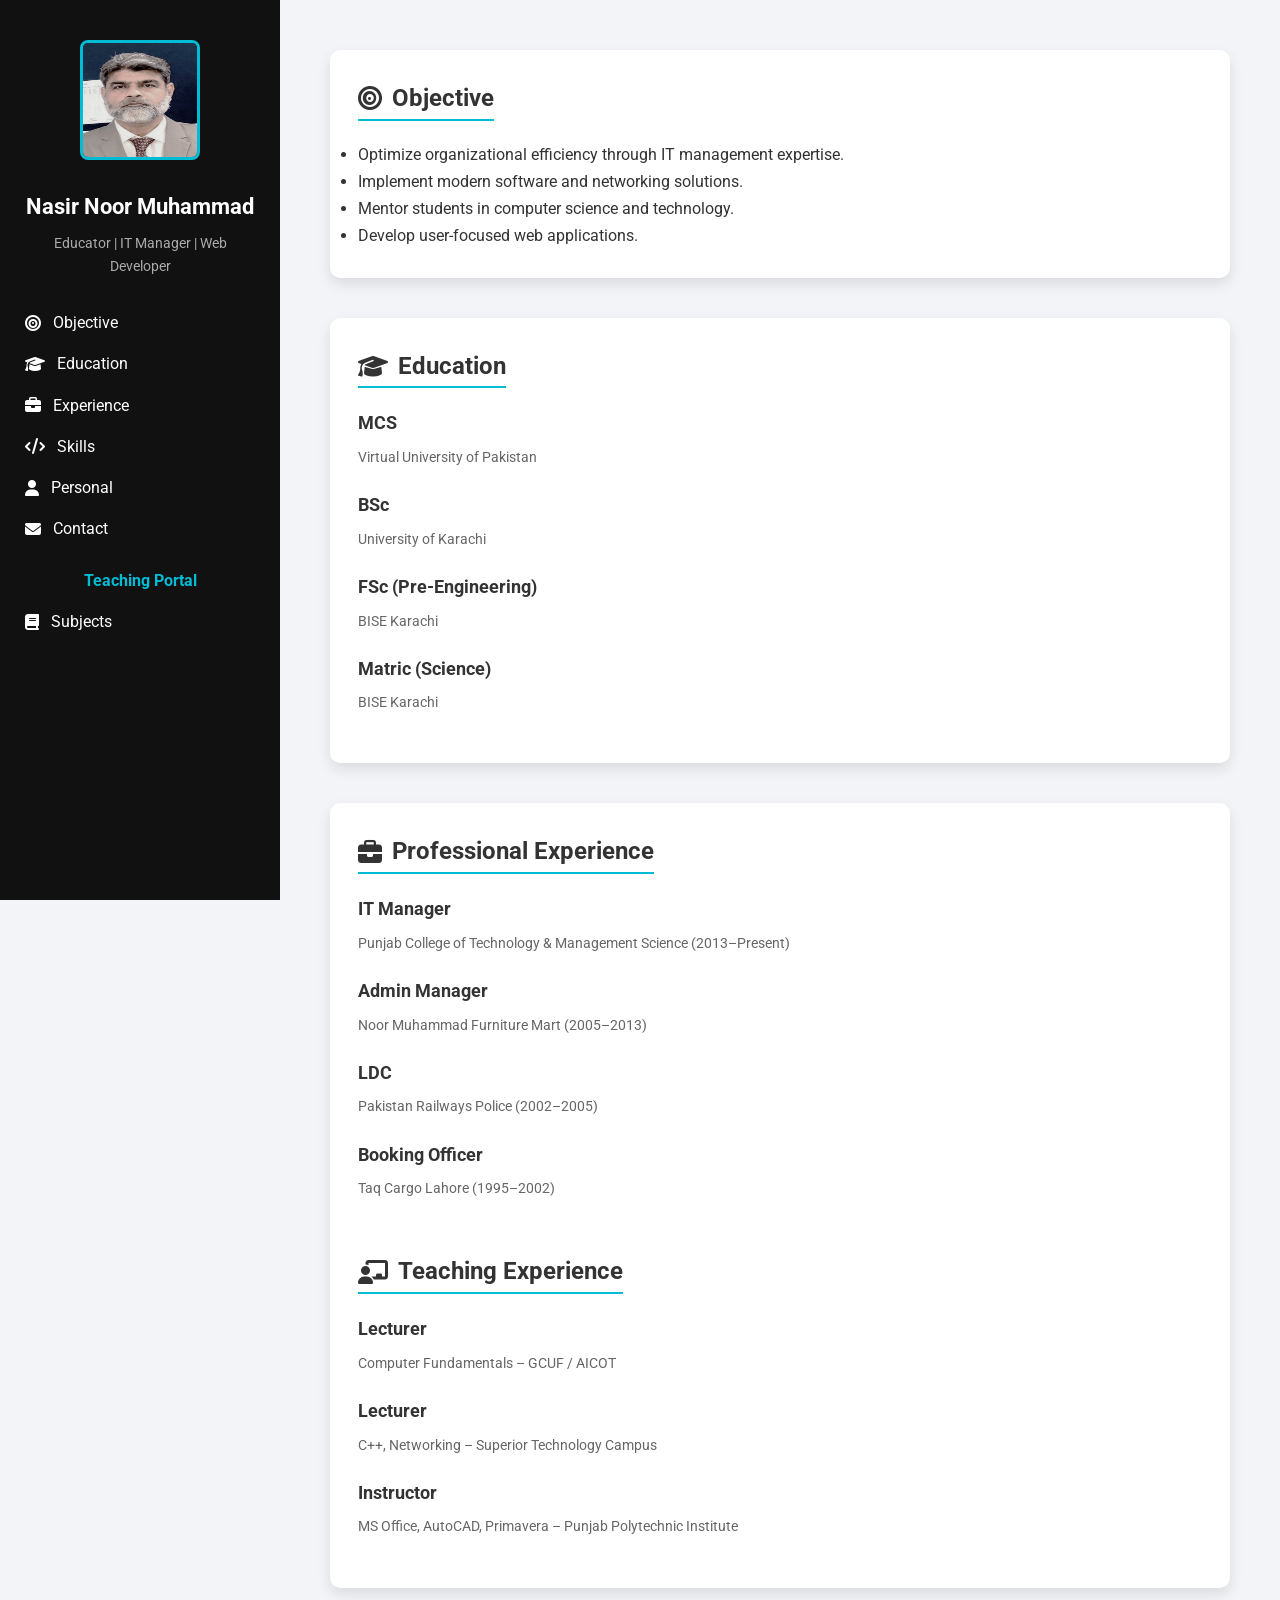
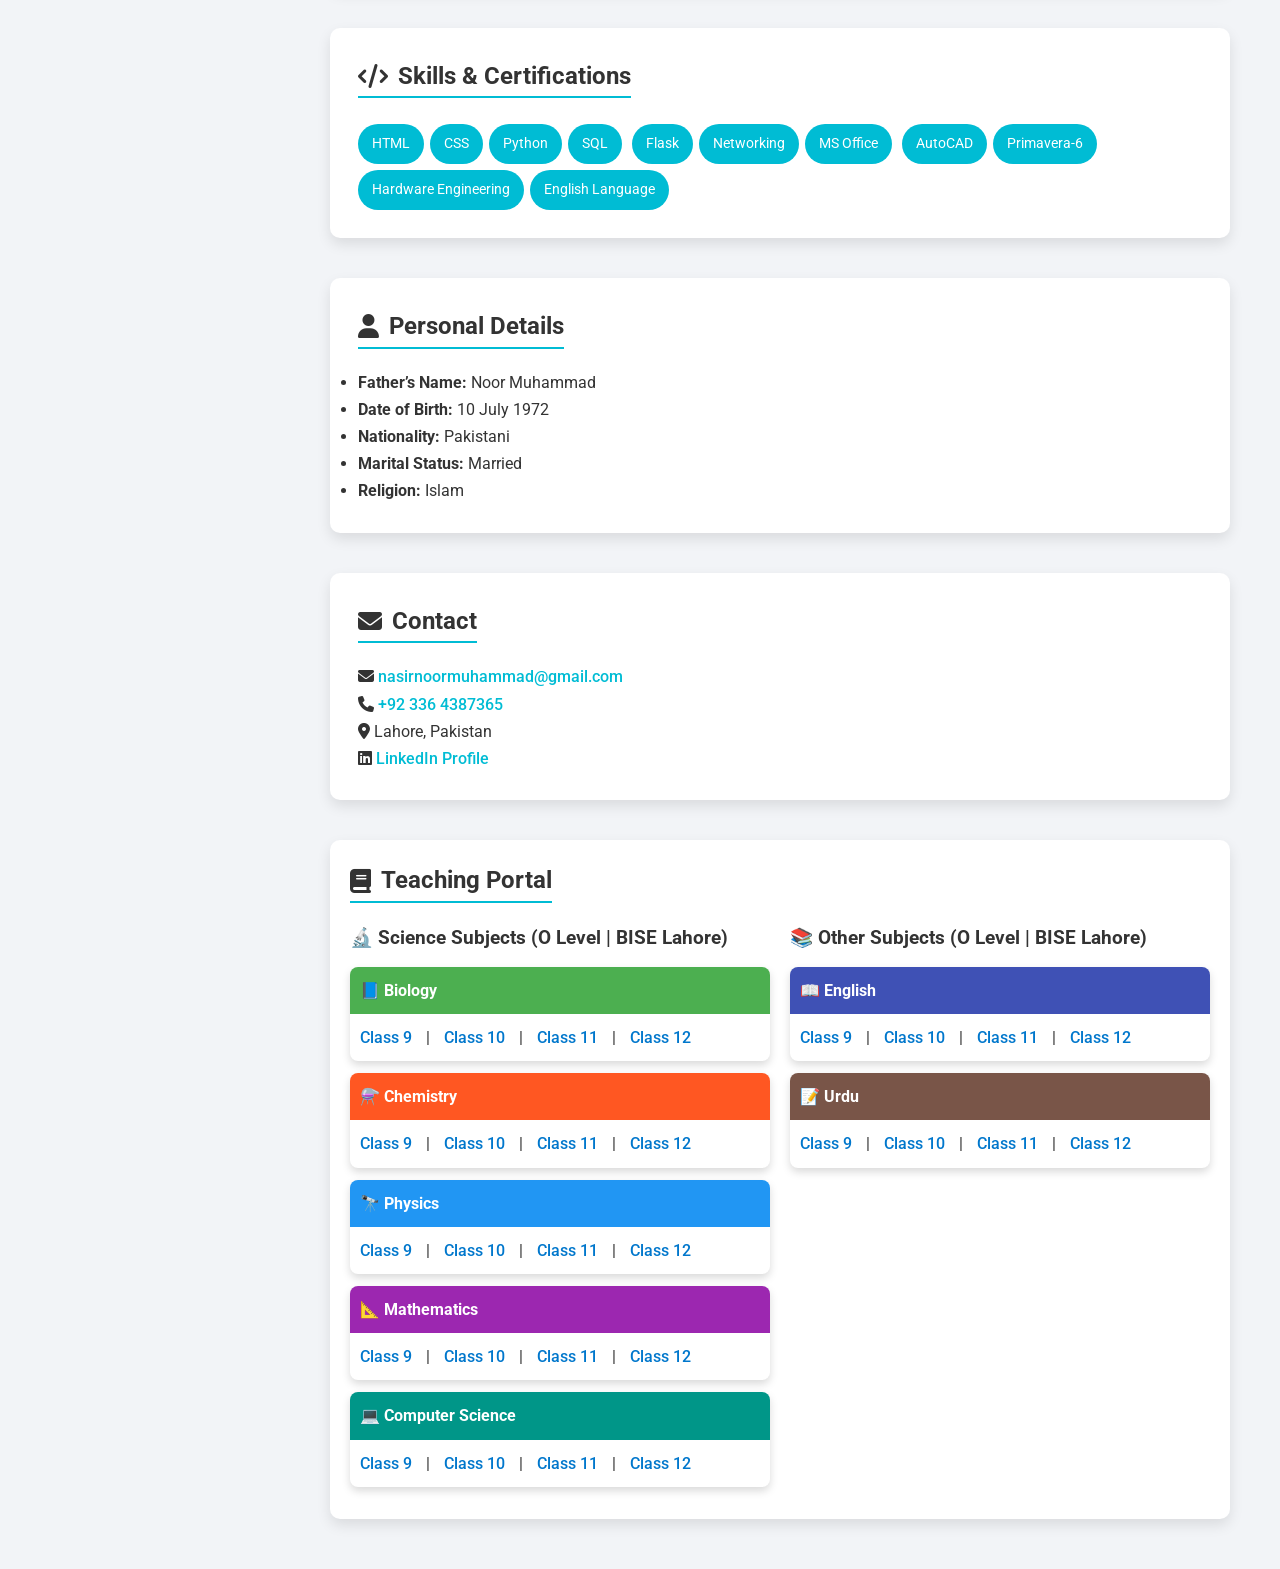
<file: index.html>
<!DOCTYPE html>
<html lang="en">
<head>
<meta charset="UTF-8">
<meta name="viewport" content="width=device-width, initial-scale=1.0">
<title>Nasir Noor Muhammad | Professional CV & Teaching Portal</title>

<!-- Google Font -->
<link href="https://fonts.googleapis.com/css2?family=Roboto:wght@400;500;700&display=swap" rel="stylesheet">

<!-- Font Awesome -->
<link rel="stylesheet" href="https://cdnjs.cloudflare.com/ajax/libs/font-awesome/6.5.0/css/all.min.css">

  <link rel="stylesheet" type="text/css" href="styles.css">
</head>

<body>
<div class="wrapper">

<!-- SIDEBAR -->
<aside>
<img src="images/nnm.jpg" alt="Portrait of Nasir Noor Muhammad">
<h1>Nasir Noor Muhammad</h1>
<p>Educator | IT Manager | Web Developer</p>

<nav aria-label="Main Navigation">
<ul>
<li><a href="#objective"><i class="fa-solid fa-bullseye"></i> Objective</a></li>
<li><a href="#education"><i class="fa-solid fa-graduation-cap"></i> Education</a></li>
<li><a href="#experience"><i class="fa-solid fa-briefcase"></i> Experience</a></li>
<li><a href="#skills"><i class="fa-solid fa-code"></i> Skills</a></li>
<li><a href="#personal"><i class="fa-solid fa-user"></i> Personal</a></li>
<li><a href="#contact"><i class="fa-solid fa-envelope"></i> Contact</a></li>

<li style="margin-top:25px;"><strong style="color:#00bcd4;">Teaching Portal</strong></li>
<li><a href="#teaching"><i class="fa-solid fa-book"></i> Subjects</a></li>
</ul>
</nav>
</aside>

<!-- CONTENT -->
<main>

<section id="objective">
<h2><i class="fa-solid fa-bullseye"></i> Objective</h2>
<ul>
<li>Optimize organizational efficiency through IT management expertise.</li>
<li>Implement modern software and networking solutions.</li>
<li>Mentor students in computer science and technology.</li>
<li>Develop user-focused web applications.</li>
</ul>
</section>

<section id="education">
<h2><i class="fa-solid fa-graduation-cap"></i> Education</h2>
<div class="item"><h3>MCS</h3><span>Virtual University of Pakistan</span></div>
<div class="item"><h3>BSc</h3><span>University of Karachi</span></div>
<div class="item"><h3>FSc (Pre-Engineering)</h3><span>BISE Karachi</span></div>
<div class="item"><h3>Matric (Science)</h3><span>BISE Karachi</span></div>
</section>

<section id="experience">
<h2><i class="fa-solid fa-briefcase"></i> Professional Experience</h2>
<div class="item"><h3>IT Manager</h3><span>Punjab College of Technology & Management Science (2013–Present)</span></div>
<div class="item"><h3>Admin Manager</h3><span>Noor Muhammad Furniture Mart (2005–2013)</span></div>
<div class="item"><h3>LDC</h3><span>Pakistan Railways Police (2002–2005)</span></div>
<div class="item"><h3>Booking Officer</h3><span>Taq Cargo Lahore (1995–2002)</span></div>

<h2 style="margin-top:30px;"><i class="fa-solid fa-chalkboard-teacher"></i> Teaching Experience</h2>
<div class="item"><h3>Lecturer</h3><span>Computer Fundamentals – GCUF / AICOT</span></div>
<div class="item"><h3>Lecturer</h3><span>C++, Networking – Superior Technology Campus</span></div>
<div class="item"><h3>Instructor</h3><span>MS Office, AutoCAD, Primavera – Punjab Polytechnic Institute</span></div>
</section>

<section id="skills">
<h2><i class="fa-solid fa-code"></i> Skills & Certifications</h2>
<div class="skills">
<span>HTML</span><span>CSS</span><span>Python</span><span>SQL</span>
<span>Flask</span><span>Networking</span><span>MS Office</span>
<span>AutoCAD</span><span>Primavera-6</span>
<span>Hardware Engineering</span><span>English Language</span>
</div>
</section>

<section id="personal">
  <h2><i class="fa-solid fa-user"></i> Personal Details</h2>
  <ul>
    <li><strong>Father’s Name:</strong> Noor Muhammad</li>
    <li><strong>Date of Birth:</strong> 10 July 1972</li>
    <li><strong>Nationality:</strong> Pakistani</li>
    <li><strong>Marital Status:</strong> Married</li>
    <li><strong>Religion:</strong> Islam</li>
  </ul>
</section>


<section id="contact">
<h2><i class="fa-solid fa-envelope"></i> Contact</h2>
<p><i class="fa-solid fa-envelope"></i> 
<a href="mailto:nasirnoormuhammad@gmail.com">nasirnoormuhammad@gmail.com</a></p>
<p><i class="fa-solid fa-phone"></i> 
<a href="tel:+923364387365">+92 336 4387365</a></p>
<p><i class="fa-solid fa-location-dot"></i> Lahore, Pakistan</p>
<p><i class="fab fa-linkedin"></i> 
<a href="https://linkedin.com/in/nasirnoormuhammad" target="_blank">LinkedIn Profile</a></p>
</section>

<!-- TEACHING PORTAL -->
<section id="teaching">
  <h2><i class="fa-solid fa-book"></i> Teaching Portal</h2>
  
  <div class="columns">
    <!-- Science Subjects -->
    <div class="column">
      <h3>🔬 Science Subjects (O Level | BISE Lahore)</h3>

      <div class="item box biology">
        <div class="box-header">📘 Biology</div>
               <a href="subjects/biology/class9.html">Class 9</a> |
        <a href="subjects/biology/class10.html">Class 10</a> |
        <a href="subjects/biology/class11.html">Class 11</a> |
        <a href="subjects/biology/class12.html">Class 12</a>
      </div>

      <div class="item box chemistry">
        <div class="box-header">⚗️ Chemistry</div>
        <a href="subjects/chemistry/class9.html">Class 9</a> |
        <a href="subjects/chemistry/class10.html">Class 10</a> |
        <a href="subjects/chemistry/class11.html">Class 11</a> |
        <a href="subjects/chemistry/class12.html">Class 12</a>
      </div>

      <div class="item box physics">
        <div class="box-header">🔭 Physics</div>
        <a href="subjects/physics/class9.html">Class 9</a> |
        <a href="subjects/physics/class10.html">Class 10</a> |
        <a href="subjects/physics/class11.html">Class 11</a> |
        <a href="subjects/physics/class12.html">Class 12</a>
      </div>

      <div class="item box mathematics">
        <div class="box-header">📐 Mathematics</div>
        <a href="subjects/mathematics/class9.html">Class 9</a> |
        <a href="subjects/mathematics/class10.html">Class 10</a> |
        <a href="subjects/mathematics/class11.html">Class 11</a> |
        <a href="subjects/mathematics/class12.html">Class 12</a>
      </div>

      <div class="item box computer">
        <div class="box-header">💻 Computer Science</div>
        <a href="subjects/computer/class9.html">Class 9</a> |
        <a href="subjects/computer/class10.html">Class 10</a> |
        <a href="subjects/computer/class11.html">Class 11</a> |
        <a href="subjects/computer/class12.html">Class 12</a>
      </div>
    </div>

    <!-- Other Subjects -->
    <div class="column">
      <h3>📚 Other Subjects (O Level | BISE Lahore)</h3>

      <div class="item box english">
        <div class="box-header">📖 English</div>
        <a href="subjects/english/class9.html">Class 9</a> |
        <a href="subjects/english/class10.html">Class 10</a> |
        <a href="subjects/english/class11.html">Class 11</a> |
        <a href="subjects/english/class12.html">Class 12</a>
      </div>

      <div class="item box urdu">
        <div class="box-header">📝 Urdu</div>
        <a href="subjects/urdu/class9.html">Class 9</a> |
        <a href="subjects/urdu/class10.html">Class 10</a> |
        <a href="subjects/urdu/class11.html">Class 11</a> |
        <a href="subjects/urdu/class12.html">Class 12</a>
      </div>
    </div>
  </div>
</section>
</file>
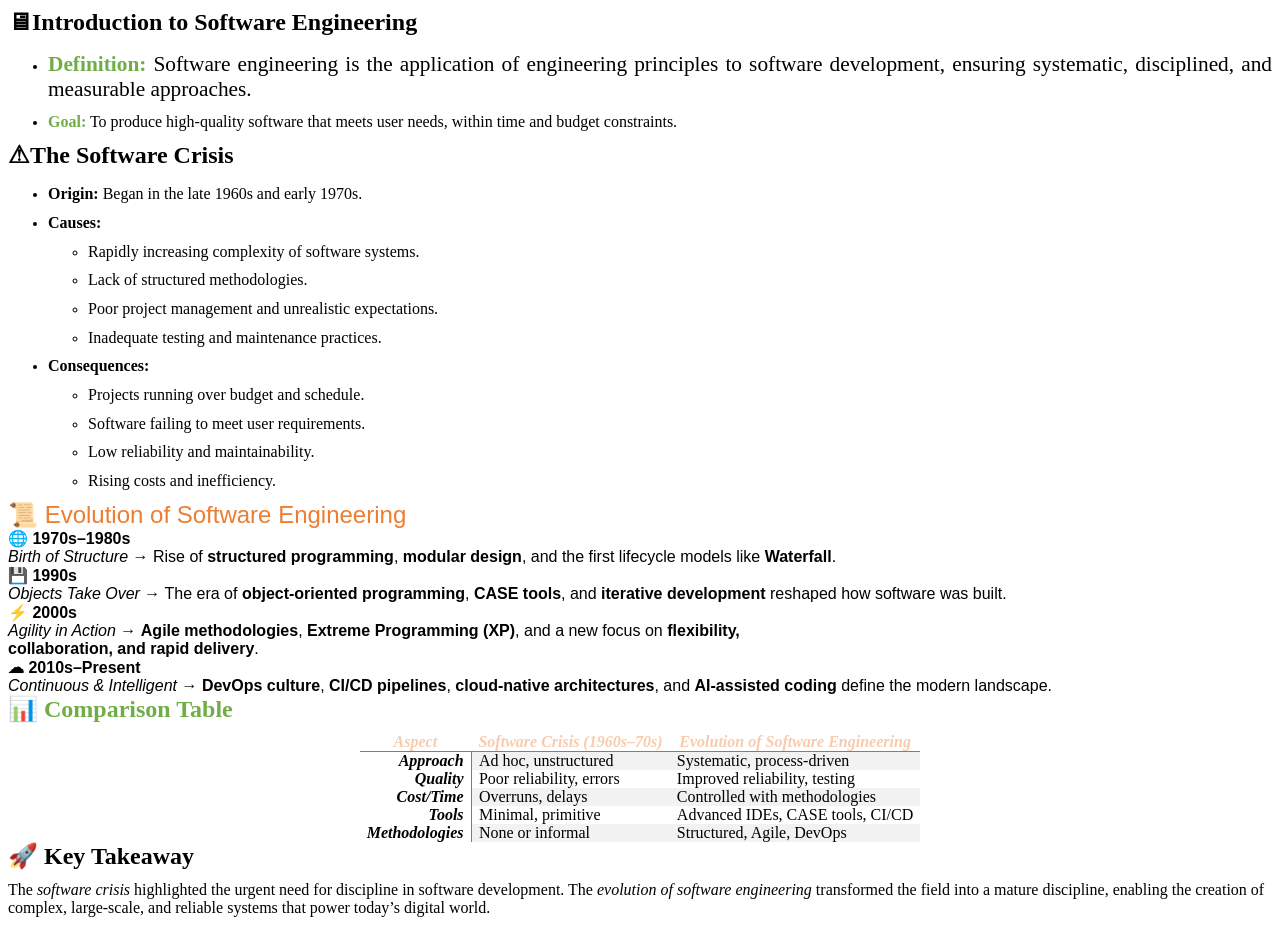
<file: subjects/Software Engineering/L1.htm>
<html xmlns:v="urn:schemas-microsoft-com:vml"
xmlns:o="urn:schemas-microsoft-com:office:office"
xmlns:w="urn:schemas-microsoft-com:office:word"
xmlns:m="http://schemas.microsoft.com/office/2004/12/omml"
xmlns="http://www.w3.org/TR/REC-html40">

<head>
<meta http-equiv=Content-Type content="text/html; charset=windows-1252">
<meta name=ProgId content=Word.Document>
<meta name=Generator content="Microsoft Word 15">
<meta name=Originator content="Microsoft Word 15">
<link rel=File-List href="L1_files/filelist.xml">
<!--[if gte mso 9]><xml>
 <o:DocumentProperties>
  <o:Author>Dell</o:Author>
  <o:Template>Normal</o:Template>
  <o:LastAuthor>Dell</o:LastAuthor>
  <o:Revision>2</o:Revision>
  <o:TotalTime>2</o:TotalTime>
  <o:Created>2026-01-25T17:17:00Z</o:Created>
  <o:LastSaved>2026-01-25T17:17:00Z</o:LastSaved>
  <o:Pages>1</o:Pages>
  <o:Words>302</o:Words>
  <o:Characters>1724</o:Characters>
  <o:Lines>14</o:Lines>
  <o:Paragraphs>4</o:Paragraphs>
  <o:CharactersWithSpaces>2022</o:CharactersWithSpaces>
  <o:Version>15.00</o:Version>
 </o:DocumentProperties>
 <o:OfficeDocumentSettings>
  <o:AllowPNG/>
 </o:OfficeDocumentSettings>
</xml><![endif]-->
<link rel=themeData href="L1_files/themedata.thmx">
<link rel=colorSchemeMapping href="L1_files/colorschememapping.xml">
<!--[if gte mso 9]><xml>
 <w:WordDocument>
  <w:TrackMoves>false</w:TrackMoves>
  <w:TrackFormatting/>
  <w:PunctuationKerning/>
  <w:ValidateAgainstSchemas/>
  <w:SaveIfXMLInvalid>false</w:SaveIfXMLInvalid>
  <w:IgnoreMixedContent>false</w:IgnoreMixedContent>
  <w:AlwaysShowPlaceholderText>false</w:AlwaysShowPlaceholderText>
  <w:DoNotPromoteQF/>
  <w:LidThemeOther>EN-GB</w:LidThemeOther>
  <w:LidThemeAsian>X-NONE</w:LidThemeAsian>
  <w:LidThemeComplexScript>AR-SA</w:LidThemeComplexScript>
  <w:Compatibility>
   <w:BreakWrappedTables/>
   <w:SnapToGridInCell/>
   <w:WrapTextWithPunct/>
   <w:UseAsianBreakRules/>
   <w:DontGrowAutofit/>
   <w:SplitPgBreakAndParaMark/>
   <w:EnableOpenTypeKerning/>
   <w:DontFlipMirrorIndents/>
   <w:OverrideTableStyleHps/>
   <w:UseFELayout/>
  </w:Compatibility>
  <m:mathPr>
   <m:mathFont m:val="Cambria Math"/>
   <m:brkBin m:val="before"/>
   <m:brkBinSub m:val="&#45;-"/>
   <m:smallFrac m:val="off"/>
   <m:dispDef/>
   <m:lMargin m:val="0"/>
   <m:rMargin m:val="0"/>
   <m:defJc m:val="centerGroup"/>
   <m:wrapIndent m:val="1440"/>
   <m:intLim m:val="subSup"/>
   <m:naryLim m:val="undOvr"/>
  </m:mathPr></w:WordDocument>
</xml><![endif]--><!--[if gte mso 9]><xml>
 <w:LatentStyles DefLockedState="false" DefUnhideWhenUsed="false"
  DefSemiHidden="false" DefQFormat="false" DefPriority="99"
  LatentStyleCount="371">
  <w:LsdException Locked="false" Priority="0" QFormat="true" Name="Normal"/>
  <w:LsdException Locked="false" Priority="9" QFormat="true" Name="heading 1"/>
  <w:LsdException Locked="false" Priority="9" SemiHidden="true"
   UnhideWhenUsed="true" QFormat="true" Name="heading 2"/>
  <w:LsdException Locked="false" Priority="9" SemiHidden="true"
   UnhideWhenUsed="true" QFormat="true" Name="heading 3"/>
  <w:LsdException Locked="false" Priority="9" SemiHidden="true"
   UnhideWhenUsed="true" QFormat="true" Name="heading 4"/>
  <w:LsdException Locked="false" Priority="9" SemiHidden="true"
   UnhideWhenUsed="true" QFormat="true" Name="heading 5"/>
  <w:LsdException Locked="false" Priority="9" SemiHidden="true"
   UnhideWhenUsed="true" QFormat="true" Name="heading 6"/>
  <w:LsdException Locked="false" Priority="9" SemiHidden="true"
   UnhideWhenUsed="true" QFormat="true" Name="heading 7"/>
  <w:LsdException Locked="false" Priority="9" SemiHidden="true"
   UnhideWhenUsed="true" QFormat="true" Name="heading 8"/>
  <w:LsdException Locked="false" Priority="9" SemiHidden="true"
   UnhideWhenUsed="true" QFormat="true" Name="heading 9"/>
  <w:LsdException Locked="false" SemiHidden="true" UnhideWhenUsed="true"
   Name="index 1"/>
  <w:LsdException Locked="false" SemiHidden="true" UnhideWhenUsed="true"
   Name="index 2"/>
  <w:LsdException Locked="false" SemiHidden="true" UnhideWhenUsed="true"
   Name="index 3"/>
  <w:LsdException Locked="false" SemiHidden="true" UnhideWhenUsed="true"
   Name="index 4"/>
  <w:LsdException Locked="false" SemiHidden="true" UnhideWhenUsed="true"
   Name="index 5"/>
  <w:LsdException Locked="false" SemiHidden="true" UnhideWhenUsed="true"
   Name="index 6"/>
  <w:LsdException Locked="false" SemiHidden="true" UnhideWhenUsed="true"
   Name="index 7"/>
  <w:LsdException Locked="false" SemiHidden="true" UnhideWhenUsed="true"
   Name="index 8"/>
  <w:LsdException Locked="false" SemiHidden="true" UnhideWhenUsed="true"
   Name="index 9"/>
  <w:LsdException Locked="false" Priority="39" SemiHidden="true"
   UnhideWhenUsed="true" Name="toc 1"/>
  <w:LsdException Locked="false" Priority="39" SemiHidden="true"
   UnhideWhenUsed="true" Name="toc 2"/>
  <w:LsdException Locked="false" Priority="39" SemiHidden="true"
   UnhideWhenUsed="true" Name="toc 3"/>
  <w:LsdException Locked="false" Priority="39" SemiHidden="true"
   UnhideWhenUsed="true" Name="toc 4"/>
  <w:LsdException Locked="false" Priority="39" SemiHidden="true"
   UnhideWhenUsed="true" Name="toc 5"/>
  <w:LsdException Locked="false" Priority="39" SemiHidden="true"
   UnhideWhenUsed="true" Name="toc 6"/>
  <w:LsdException Locked="false" Priority="39" SemiHidden="true"
   UnhideWhenUsed="true" Name="toc 7"/>
  <w:LsdException Locked="false" Priority="39" SemiHidden="true"
   UnhideWhenUsed="true" Name="toc 8"/>
  <w:LsdException Locked="false" Priority="39" SemiHidden="true"
   UnhideWhenUsed="true" Name="toc 9"/>
  <w:LsdException Locked="false" SemiHidden="true" UnhideWhenUsed="true"
   Name="Normal Indent"/>
  <w:LsdException Locked="false" SemiHidden="true" UnhideWhenUsed="true"
   Name="footnote text"/>
  <w:LsdException Locked="false" SemiHidden="true" UnhideWhenUsed="true"
   Name="annotation text"/>
  <w:LsdException Locked="false" SemiHidden="true" UnhideWhenUsed="true"
   Name="header"/>
  <w:LsdException Locked="false" SemiHidden="true" UnhideWhenUsed="true"
   Name="footer"/>
  <w:LsdException Locked="false" SemiHidden="true" UnhideWhenUsed="true"
   Name="index heading"/>
  <w:LsdException Locked="false" Priority="35" SemiHidden="true"
   UnhideWhenUsed="true" QFormat="true" Name="caption"/>
  <w:LsdException Locked="false" SemiHidden="true" UnhideWhenUsed="true"
   Name="table of figures"/>
  <w:LsdException Locked="false" SemiHidden="true" UnhideWhenUsed="true"
   Name="envelope address"/>
  <w:LsdException Locked="false" SemiHidden="true" UnhideWhenUsed="true"
   Name="envelope return"/>
  <w:LsdException Locked="false" SemiHidden="true" UnhideWhenUsed="true"
   Name="footnote reference"/>
  <w:LsdException Locked="false" SemiHidden="true" UnhideWhenUsed="true"
   Name="annotation reference"/>
  <w:LsdException Locked="false" SemiHidden="true" UnhideWhenUsed="true"
   Name="line number"/>
  <w:LsdException Locked="false" SemiHidden="true" UnhideWhenUsed="true"
   Name="page number"/>
  <w:LsdException Locked="false" SemiHidden="true" UnhideWhenUsed="true"
   Name="endnote reference"/>
  <w:LsdException Locked="false" SemiHidden="true" UnhideWhenUsed="true"
   Name="endnote text"/>
  <w:LsdException Locked="false" SemiHidden="true" UnhideWhenUsed="true"
   Name="table of authorities"/>
  <w:LsdException Locked="false" SemiHidden="true" UnhideWhenUsed="true"
   Name="macro"/>
  <w:LsdException Locked="false" SemiHidden="true" UnhideWhenUsed="true"
   Name="toa heading"/>
  <w:LsdException Locked="false" SemiHidden="true" UnhideWhenUsed="true"
   Name="List"/>
  <w:LsdException Locked="false" SemiHidden="true" UnhideWhenUsed="true"
   Name="List Bullet"/>
  <w:LsdException Locked="false" SemiHidden="true" UnhideWhenUsed="true"
   Name="List Number"/>
  <w:LsdException Locked="false" SemiHidden="true" UnhideWhenUsed="true"
   Name="List 2"/>
  <w:LsdException Locked="false" SemiHidden="true" UnhideWhenUsed="true"
   Name="List 3"/>
  <w:LsdException Locked="false" SemiHidden="true" UnhideWhenUsed="true"
   Name="List 4"/>
  <w:LsdException Locked="false" SemiHidden="true" UnhideWhenUsed="true"
   Name="List 5"/>
  <w:LsdException Locked="false" SemiHidden="true" UnhideWhenUsed="true"
   Name="List Bullet 2"/>
  <w:LsdException Locked="false" SemiHidden="true" UnhideWhenUsed="true"
   Name="List Bullet 3"/>
  <w:LsdException Locked="false" SemiHidden="true" UnhideWhenUsed="true"
   Name="List Bullet 4"/>
  <w:LsdException Locked="false" SemiHidden="true" UnhideWhenUsed="true"
   Name="List Bullet 5"/>
  <w:LsdException Locked="false" SemiHidden="true" UnhideWhenUsed="true"
   Name="List Number 2"/>
  <w:LsdException Locked="false" SemiHidden="true" UnhideWhenUsed="true"
   Name="List Number 3"/>
  <w:LsdException Locked="false" SemiHidden="true" UnhideWhenUsed="true"
   Name="List Number 4"/>
  <w:LsdException Locked="false" SemiHidden="true" UnhideWhenUsed="true"
   Name="List Number 5"/>
  <w:LsdException Locked="false" Priority="10" QFormat="true" Name="Title"/>
  <w:LsdException Locked="false" SemiHidden="true" UnhideWhenUsed="true"
   Name="Closing"/>
  <w:LsdException Locked="false" SemiHidden="true" UnhideWhenUsed="true"
   Name="Signature"/>
  <w:LsdException Locked="false" Priority="1" SemiHidden="true"
   UnhideWhenUsed="true" Name="Default Paragraph Font"/>
  <w:LsdException Locked="false" SemiHidden="true" UnhideWhenUsed="true"
   Name="Body Text"/>
  <w:LsdException Locked="false" SemiHidden="true" UnhideWhenUsed="true"
   Name="Body Text Indent"/>
  <w:LsdException Locked="false" SemiHidden="true" UnhideWhenUsed="true"
   Name="List Continue"/>
  <w:LsdException Locked="false" SemiHidden="true" UnhideWhenUsed="true"
   Name="List Continue 2"/>
  <w:LsdException Locked="false" SemiHidden="true" UnhideWhenUsed="true"
   Name="List Continue 3"/>
  <w:LsdException Locked="false" SemiHidden="true" UnhideWhenUsed="true"
   Name="List Continue 4"/>
  <w:LsdException Locked="false" SemiHidden="true" UnhideWhenUsed="true"
   Name="List Continue 5"/>
  <w:LsdException Locked="false" SemiHidden="true" UnhideWhenUsed="true"
   Name="Message Header"/>
  <w:LsdException Locked="false" Priority="11" QFormat="true" Name="Subtitle"/>
  <w:LsdException Locked="false" SemiHidden="true" UnhideWhenUsed="true"
   Name="Salutation"/>
  <w:LsdException Locked="false" SemiHidden="true" UnhideWhenUsed="true"
   Name="Date"/>
  <w:LsdException Locked="false" SemiHidden="true" UnhideWhenUsed="true"
   Name="Body Text First Indent"/>
  <w:LsdException Locked="false" SemiHidden="true" UnhideWhenUsed="true"
   Name="Body Text First Indent 2"/>
  <w:LsdException Locked="false" SemiHidden="true" UnhideWhenUsed="true"
   Name="Note Heading"/>
  <w:LsdException Locked="false" SemiHidden="true" UnhideWhenUsed="true"
   Name="Body Text 2"/>
  <w:LsdException Locked="false" SemiHidden="true" UnhideWhenUsed="true"
   Name="Body Text 3"/>
  <w:LsdException Locked="false" SemiHidden="true" UnhideWhenUsed="true"
   Name="Body Text Indent 2"/>
  <w:LsdException Locked="false" SemiHidden="true" UnhideWhenUsed="true"
   Name="Body Text Indent 3"/>
  <w:LsdException Locked="false" SemiHidden="true" UnhideWhenUsed="true"
   Name="Block Text"/>
  <w:LsdException Locked="false" SemiHidden="true" UnhideWhenUsed="true"
   Name="Hyperlink"/>
  <w:LsdException Locked="false" SemiHidden="true" UnhideWhenUsed="true"
   Name="FollowedHyperlink"/>
  <w:LsdException Locked="false" Priority="22" QFormat="true" Name="Strong"/>
  <w:LsdException Locked="false" Priority="20" QFormat="true" Name="Emphasis"/>
  <w:LsdException Locked="false" SemiHidden="true" UnhideWhenUsed="true"
   Name="Document Map"/>
  <w:LsdException Locked="false" SemiHidden="true" UnhideWhenUsed="true"
   Name="Plain Text"/>
  <w:LsdException Locked="false" SemiHidden="true" UnhideWhenUsed="true"
   Name="E-mail Signature"/>
  <w:LsdException Locked="false" SemiHidden="true" UnhideWhenUsed="true"
   Name="HTML Top of Form"/>
  <w:LsdException Locked="false" SemiHidden="true" UnhideWhenUsed="true"
   Name="HTML Bottom of Form"/>
  <w:LsdException Locked="false" SemiHidden="true" UnhideWhenUsed="true"
   Name="Normal (Web)"/>
  <w:LsdException Locked="false" SemiHidden="true" UnhideWhenUsed="true"
   Name="HTML Acronym"/>
  <w:LsdException Locked="false" SemiHidden="true" UnhideWhenUsed="true"
   Name="HTML Address"/>
  <w:LsdException Locked="false" SemiHidden="true" UnhideWhenUsed="true"
   Name="HTML Cite"/>
  <w:LsdException Locked="false" SemiHidden="true" UnhideWhenUsed="true"
   Name="HTML Code"/>
  <w:LsdException Locked="false" SemiHidden="true" UnhideWhenUsed="true"
   Name="HTML Definition"/>
  <w:LsdException Locked="false" SemiHidden="true" UnhideWhenUsed="true"
   Name="HTML Keyboard"/>
  <w:LsdException Locked="false" SemiHidden="true" UnhideWhenUsed="true"
   Name="HTML Preformatted"/>
  <w:LsdException Locked="false" SemiHidden="true" UnhideWhenUsed="true"
   Name="HTML Sample"/>
  <w:LsdException Locked="false" SemiHidden="true" UnhideWhenUsed="true"
   Name="HTML Typewriter"/>
  <w:LsdException Locked="false" SemiHidden="true" UnhideWhenUsed="true"
   Name="HTML Variable"/>
  <w:LsdException Locked="false" SemiHidden="true" UnhideWhenUsed="true"
   Name="Normal Table"/>
  <w:LsdException Locked="false" SemiHidden="true" UnhideWhenUsed="true"
   Name="annotation subject"/>
  <w:LsdException Locked="false" SemiHidden="true" UnhideWhenUsed="true"
   Name="No List"/>
  <w:LsdException Locked="false" SemiHidden="true" UnhideWhenUsed="true"
   Name="Outline List 1"/>
  <w:LsdException Locked="false" SemiHidden="true" UnhideWhenUsed="true"
   Name="Outline List 2"/>
  <w:LsdException Locked="false" SemiHidden="true" UnhideWhenUsed="true"
   Name="Outline List 3"/>
  <w:LsdException Locked="false" SemiHidden="true" UnhideWhenUsed="true"
   Name="Table Simple 1"/>
  <w:LsdException Locked="false" SemiHidden="true" UnhideWhenUsed="true"
   Name="Table Simple 2"/>
  <w:LsdException Locked="false" SemiHidden="true" UnhideWhenUsed="true"
   Name="Table Simple 3"/>
  <w:LsdException Locked="false" SemiHidden="true" UnhideWhenUsed="true"
   Name="Table Classic 1"/>
  <w:LsdException Locked="false" SemiHidden="true" UnhideWhenUsed="true"
   Name="Table Classic 2"/>
  <w:LsdException Locked="false" SemiHidden="true" UnhideWhenUsed="true"
   Name="Table Classic 3"/>
  <w:LsdException Locked="false" SemiHidden="true" UnhideWhenUsed="true"
   Name="Table Classic 4"/>
  <w:LsdException Locked="false" SemiHidden="true" UnhideWhenUsed="true"
   Name="Table Colorful 1"/>
  <w:LsdException Locked="false" SemiHidden="true" UnhideWhenUsed="true"
   Name="Table Colorful 2"/>
  <w:LsdException Locked="false" SemiHidden="true" UnhideWhenUsed="true"
   Name="Table Colorful 3"/>
  <w:LsdException Locked="false" SemiHidden="true" UnhideWhenUsed="true"
   Name="Table Columns 1"/>
  <w:LsdException Locked="false" SemiHidden="true" UnhideWhenUsed="true"
   Name="Table Columns 2"/>
  <w:LsdException Locked="false" SemiHidden="true" UnhideWhenUsed="true"
   Name="Table Columns 3"/>
  <w:LsdException Locked="false" SemiHidden="true" UnhideWhenUsed="true"
   Name="Table Columns 4"/>
  <w:LsdException Locked="false" SemiHidden="true" UnhideWhenUsed="true"
   Name="Table Columns 5"/>
  <w:LsdException Locked="false" SemiHidden="true" UnhideWhenUsed="true"
   Name="Table Grid 1"/>
  <w:LsdException Locked="false" SemiHidden="true" UnhideWhenUsed="true"
   Name="Table Grid 2"/>
  <w:LsdException Locked="false" SemiHidden="true" UnhideWhenUsed="true"
   Name="Table Grid 3"/>
  <w:LsdException Locked="false" SemiHidden="true" UnhideWhenUsed="true"
   Name="Table Grid 4"/>
  <w:LsdException Locked="false" SemiHidden="true" UnhideWhenUsed="true"
   Name="Table Grid 5"/>
  <w:LsdException Locked="false" SemiHidden="true" UnhideWhenUsed="true"
   Name="Table Grid 6"/>
  <w:LsdException Locked="false" SemiHidden="true" UnhideWhenUsed="true"
   Name="Table Grid 7"/>
  <w:LsdException Locked="false" SemiHidden="true" UnhideWhenUsed="true"
   Name="Table Grid 8"/>
  <w:LsdException Locked="false" SemiHidden="true" UnhideWhenUsed="true"
   Name="Table List 1"/>
  <w:LsdException Locked="false" SemiHidden="true" UnhideWhenUsed="true"
   Name="Table List 2"/>
  <w:LsdException Locked="false" SemiHidden="true" UnhideWhenUsed="true"
   Name="Table List 3"/>
  <w:LsdException Locked="false" SemiHidden="true" UnhideWhenUsed="true"
   Name="Table List 4"/>
  <w:LsdException Locked="false" SemiHidden="true" UnhideWhenUsed="true"
   Name="Table List 5"/>
  <w:LsdException Locked="false" SemiHidden="true" UnhideWhenUsed="true"
   Name="Table List 6"/>
  <w:LsdException Locked="false" SemiHidden="true" UnhideWhenUsed="true"
   Name="Table List 7"/>
  <w:LsdException Locked="false" SemiHidden="true" UnhideWhenUsed="true"
   Name="Table List 8"/>
  <w:LsdException Locked="false" SemiHidden="true" UnhideWhenUsed="true"
   Name="Table 3D effects 1"/>
  <w:LsdException Locked="false" SemiHidden="true" UnhideWhenUsed="true"
   Name="Table 3D effects 2"/>
  <w:LsdException Locked="false" SemiHidden="true" UnhideWhenUsed="true"
   Name="Table 3D effects 3"/>
  <w:LsdException Locked="false" SemiHidden="true" UnhideWhenUsed="true"
   Name="Table Contemporary"/>
  <w:LsdException Locked="false" SemiHidden="true" UnhideWhenUsed="true"
   Name="Table Elegant"/>
  <w:LsdException Locked="false" SemiHidden="true" UnhideWhenUsed="true"
   Name="Table Professional"/>
  <w:LsdException Locked="false" SemiHidden="true" UnhideWhenUsed="true"
   Name="Table Subtle 1"/>
  <w:LsdException Locked="false" SemiHidden="true" UnhideWhenUsed="true"
   Name="Table Subtle 2"/>
  <w:LsdException Locked="false" SemiHidden="true" UnhideWhenUsed="true"
   Name="Table Web 1"/>
  <w:LsdException Locked="false" SemiHidden="true" UnhideWhenUsed="true"
   Name="Table Web 2"/>
  <w:LsdException Locked="false" SemiHidden="true" UnhideWhenUsed="true"
   Name="Table Web 3"/>
  <w:LsdException Locked="false" SemiHidden="true" UnhideWhenUsed="true"
   Name="Balloon Text"/>
  <w:LsdException Locked="false" Priority="39" Name="Table Grid"/>
  <w:LsdException Locked="false" SemiHidden="true" UnhideWhenUsed="true"
   Name="Table Theme"/>
  <w:LsdException Locked="false" SemiHidden="true" Name="Placeholder Text"/>
  <w:LsdException Locked="false" Priority="1" QFormat="true" Name="No Spacing"/>
  <w:LsdException Locked="false" Priority="60" Name="Light Shading"/>
  <w:LsdException Locked="false" Priority="61" Name="Light List"/>
  <w:LsdException Locked="false" Priority="62" Name="Light Grid"/>
  <w:LsdException Locked="false" Priority="63" Name="Medium Shading 1"/>
  <w:LsdException Locked="false" Priority="64" Name="Medium Shading 2"/>
  <w:LsdException Locked="false" Priority="65" Name="Medium List 1"/>
  <w:LsdException Locked="false" Priority="66" Name="Medium List 2"/>
  <w:LsdException Locked="false" Priority="67" Name="Medium Grid 1"/>
  <w:LsdException Locked="false" Priority="68" Name="Medium Grid 2"/>
  <w:LsdException Locked="false" Priority="69" Name="Medium Grid 3"/>
  <w:LsdException Locked="false" Priority="70" Name="Dark List"/>
  <w:LsdException Locked="false" Priority="71" Name="Colorful Shading"/>
  <w:LsdException Locked="false" Priority="72" Name="Colorful List"/>
  <w:LsdException Locked="false" Priority="73" Name="Colorful Grid"/>
  <w:LsdException Locked="false" Priority="60" Name="Light Shading Accent 1"/>
  <w:LsdException Locked="false" Priority="61" Name="Light List Accent 1"/>
  <w:LsdException Locked="false" Priority="62" Name="Light Grid Accent 1"/>
  <w:LsdException Locked="false" Priority="63" Name="Medium Shading 1 Accent 1"/>
  <w:LsdException Locked="false" Priority="64" Name="Medium Shading 2 Accent 1"/>
  <w:LsdException Locked="false" Priority="65" Name="Medium List 1 Accent 1"/>
  <w:LsdException Locked="false" SemiHidden="true" Name="Revision"/>
  <w:LsdException Locked="false" Priority="34" QFormat="true"
   Name="List Paragraph"/>
  <w:LsdException Locked="false" Priority="29" QFormat="true" Name="Quote"/>
  <w:LsdException Locked="false" Priority="30" QFormat="true"
   Name="Intense Quote"/>
  <w:LsdException Locked="false" Priority="66" Name="Medium List 2 Accent 1"/>
  <w:LsdException Locked="false" Priority="67" Name="Medium Grid 1 Accent 1"/>
  <w:LsdException Locked="false" Priority="68" Name="Medium Grid 2 Accent 1"/>
  <w:LsdException Locked="false" Priority="69" Name="Medium Grid 3 Accent 1"/>
  <w:LsdException Locked="false" Priority="70" Name="Dark List Accent 1"/>
  <w:LsdException Locked="false" Priority="71" Name="Colorful Shading Accent 1"/>
  <w:LsdException Locked="false" Priority="72" Name="Colorful List Accent 1"/>
  <w:LsdException Locked="false" Priority="73" Name="Colorful Grid Accent 1"/>
  <w:LsdException Locked="false" Priority="60" Name="Light Shading Accent 2"/>
  <w:LsdException Locked="false" Priority="61" Name="Light List Accent 2"/>
  <w:LsdException Locked="false" Priority="62" Name="Light Grid Accent 2"/>
  <w:LsdException Locked="false" Priority="63" Name="Medium Shading 1 Accent 2"/>
  <w:LsdException Locked="false" Priority="64" Name="Medium Shading 2 Accent 2"/>
  <w:LsdException Locked="false" Priority="65" Name="Medium List 1 Accent 2"/>
  <w:LsdException Locked="false" Priority="66" Name="Medium List 2 Accent 2"/>
  <w:LsdException Locked="false" Priority="67" Name="Medium Grid 1 Accent 2"/>
  <w:LsdException Locked="false" Priority="68" Name="Medium Grid 2 Accent 2"/>
  <w:LsdException Locked="false" Priority="69" Name="Medium Grid 3 Accent 2"/>
  <w:LsdException Locked="false" Priority="70" Name="Dark List Accent 2"/>
  <w:LsdException Locked="false" Priority="71" Name="Colorful Shading Accent 2"/>
  <w:LsdException Locked="false" Priority="72" Name="Colorful List Accent 2"/>
  <w:LsdException Locked="false" Priority="73" Name="Colorful Grid Accent 2"/>
  <w:LsdException Locked="false" Priority="60" Name="Light Shading Accent 3"/>
  <w:LsdException Locked="false" Priority="61" Name="Light List Accent 3"/>
  <w:LsdException Locked="false" Priority="62" Name="Light Grid Accent 3"/>
  <w:LsdException Locked="false" Priority="63" Name="Medium Shading 1 Accent 3"/>
  <w:LsdException Locked="false" Priority="64" Name="Medium Shading 2 Accent 3"/>
  <w:LsdException Locked="false" Priority="65" Name="Medium List 1 Accent 3"/>
  <w:LsdException Locked="false" Priority="66" Name="Medium List 2 Accent 3"/>
  <w:LsdException Locked="false" Priority="67" Name="Medium Grid 1 Accent 3"/>
  <w:LsdException Locked="false" Priority="68" Name="Medium Grid 2 Accent 3"/>
  <w:LsdException Locked="false" Priority="69" Name="Medium Grid 3 Accent 3"/>
  <w:LsdException Locked="false" Priority="70" Name="Dark List Accent 3"/>
  <w:LsdException Locked="false" Priority="71" Name="Colorful Shading Accent 3"/>
  <w:LsdException Locked="false" Priority="72" Name="Colorful List Accent 3"/>
  <w:LsdException Locked="false" Priority="73" Name="Colorful Grid Accent 3"/>
  <w:LsdException Locked="false" Priority="60" Name="Light Shading Accent 4"/>
  <w:LsdException Locked="false" Priority="61" Name="Light List Accent 4"/>
  <w:LsdException Locked="false" Priority="62" Name="Light Grid Accent 4"/>
  <w:LsdException Locked="false" Priority="63" Name="Medium Shading 1 Accent 4"/>
  <w:LsdException Locked="false" Priority="64" Name="Medium Shading 2 Accent 4"/>
  <w:LsdException Locked="false" Priority="65" Name="Medium List 1 Accent 4"/>
  <w:LsdException Locked="false" Priority="66" Name="Medium List 2 Accent 4"/>
  <w:LsdException Locked="false" Priority="67" Name="Medium Grid 1 Accent 4"/>
  <w:LsdException Locked="false" Priority="68" Name="Medium Grid 2 Accent 4"/>
  <w:LsdException Locked="false" Priority="69" Name="Medium Grid 3 Accent 4"/>
  <w:LsdException Locked="false" Priority="70" Name="Dark List Accent 4"/>
  <w:LsdException Locked="false" Priority="71" Name="Colorful Shading Accent 4"/>
  <w:LsdException Locked="false" Priority="72" Name="Colorful List Accent 4"/>
  <w:LsdException Locked="false" Priority="73" Name="Colorful Grid Accent 4"/>
  <w:LsdException Locked="false" Priority="60" Name="Light Shading Accent 5"/>
  <w:LsdException Locked="false" Priority="61" Name="Light List Accent 5"/>
  <w:LsdException Locked="false" Priority="62" Name="Light Grid Accent 5"/>
  <w:LsdException Locked="false" Priority="63" Name="Medium Shading 1 Accent 5"/>
  <w:LsdException Locked="false" Priority="64" Name="Medium Shading 2 Accent 5"/>
  <w:LsdException Locked="false" Priority="65" Name="Medium List 1 Accent 5"/>
  <w:LsdException Locked="false" Priority="66" Name="Medium List 2 Accent 5"/>
  <w:LsdException Locked="false" Priority="67" Name="Medium Grid 1 Accent 5"/>
  <w:LsdException Locked="false" Priority="68" Name="Medium Grid 2 Accent 5"/>
  <w:LsdException Locked="false" Priority="69" Name="Medium Grid 3 Accent 5"/>
  <w:LsdException Locked="false" Priority="70" Name="Dark List Accent 5"/>
  <w:LsdException Locked="false" Priority="71" Name="Colorful Shading Accent 5"/>
  <w:LsdException Locked="false" Priority="72" Name="Colorful List Accent 5"/>
  <w:LsdException Locked="false" Priority="73" Name="Colorful Grid Accent 5"/>
  <w:LsdException Locked="false" Priority="60" Name="Light Shading Accent 6"/>
  <w:LsdException Locked="false" Priority="61" Name="Light List Accent 6"/>
  <w:LsdException Locked="false" Priority="62" Name="Light Grid Accent 6"/>
  <w:LsdException Locked="false" Priority="63" Name="Medium Shading 1 Accent 6"/>
  <w:LsdException Locked="false" Priority="64" Name="Medium Shading 2 Accent 6"/>
  <w:LsdException Locked="false" Priority="65" Name="Medium List 1 Accent 6"/>
  <w:LsdException Locked="false" Priority="66" Name="Medium List 2 Accent 6"/>
  <w:LsdException Locked="false" Priority="67" Name="Medium Grid 1 Accent 6"/>
  <w:LsdException Locked="false" Priority="68" Name="Medium Grid 2 Accent 6"/>
  <w:LsdException Locked="false" Priority="69" Name="Medium Grid 3 Accent 6"/>
  <w:LsdException Locked="false" Priority="70" Name="Dark List Accent 6"/>
  <w:LsdException Locked="false" Priority="71" Name="Colorful Shading Accent 6"/>
  <w:LsdException Locked="false" Priority="72" Name="Colorful List Accent 6"/>
  <w:LsdException Locked="false" Priority="73" Name="Colorful Grid Accent 6"/>
  <w:LsdException Locked="false" Priority="19" QFormat="true"
   Name="Subtle Emphasis"/>
  <w:LsdException Locked="false" Priority="21" QFormat="true"
   Name="Intense Emphasis"/>
  <w:LsdException Locked="false" Priority="31" QFormat="true"
   Name="Subtle Reference"/>
  <w:LsdException Locked="false" Priority="32" QFormat="true"
   Name="Intense Reference"/>
  <w:LsdException Locked="false" Priority="33" QFormat="true" Name="Book Title"/>
  <w:LsdException Locked="false" Priority="37" SemiHidden="true"
   UnhideWhenUsed="true" Name="Bibliography"/>
  <w:LsdException Locked="false" Priority="39" SemiHidden="true"
   UnhideWhenUsed="true" QFormat="true" Name="TOC Heading"/>
  <w:LsdException Locked="false" Priority="41" Name="Plain Table 1"/>
  <w:LsdException Locked="false" Priority="42" Name="Plain Table 2"/>
  <w:LsdException Locked="false" Priority="43" Name="Plain Table 3"/>
  <w:LsdException Locked="false" Priority="44" Name="Plain Table 4"/>
  <w:LsdException Locked="false" Priority="45" Name="Plain Table 5"/>
  <w:LsdException Locked="false" Priority="40" Name="Grid Table Light"/>
  <w:LsdException Locked="false" Priority="46" Name="Grid Table 1 Light"/>
  <w:LsdException Locked="false" Priority="47" Name="Grid Table 2"/>
  <w:LsdException Locked="false" Priority="48" Name="Grid Table 3"/>
  <w:LsdException Locked="false" Priority="49" Name="Grid Table 4"/>
  <w:LsdException Locked="false" Priority="50" Name="Grid Table 5 Dark"/>
  <w:LsdException Locked="false" Priority="51" Name="Grid Table 6 Colorful"/>
  <w:LsdException Locked="false" Priority="52" Name="Grid Table 7 Colorful"/>
  <w:LsdException Locked="false" Priority="46"
   Name="Grid Table 1 Light Accent 1"/>
  <w:LsdException Locked="false" Priority="47" Name="Grid Table 2 Accent 1"/>
  <w:LsdException Locked="false" Priority="48" Name="Grid Table 3 Accent 1"/>
  <w:LsdException Locked="false" Priority="49" Name="Grid Table 4 Accent 1"/>
  <w:LsdException Locked="false" Priority="50" Name="Grid Table 5 Dark Accent 1"/>
  <w:LsdException Locked="false" Priority="51"
   Name="Grid Table 6 Colorful Accent 1"/>
  <w:LsdException Locked="false" Priority="52"
   Name="Grid Table 7 Colorful Accent 1"/>
  <w:LsdException Locked="false" Priority="46"
   Name="Grid Table 1 Light Accent 2"/>
  <w:LsdException Locked="false" Priority="47" Name="Grid Table 2 Accent 2"/>
  <w:LsdException Locked="false" Priority="48" Name="Grid Table 3 Accent 2"/>
  <w:LsdException Locked="false" Priority="49" Name="Grid Table 4 Accent 2"/>
  <w:LsdException Locked="false" Priority="50" Name="Grid Table 5 Dark Accent 2"/>
  <w:LsdException Locked="false" Priority="51"
   Name="Grid Table 6 Colorful Accent 2"/>
  <w:LsdException Locked="false" Priority="52"
   Name="Grid Table 7 Colorful Accent 2"/>
  <w:LsdException Locked="false" Priority="46"
   Name="Grid Table 1 Light Accent 3"/>
  <w:LsdException Locked="false" Priority="47" Name="Grid Table 2 Accent 3"/>
  <w:LsdException Locked="false" Priority="48" Name="Grid Table 3 Accent 3"/>
  <w:LsdException Locked="false" Priority="49" Name="Grid Table 4 Accent 3"/>
  <w:LsdException Locked="false" Priority="50" Name="Grid Table 5 Dark Accent 3"/>
  <w:LsdException Locked="false" Priority="51"
   Name="Grid Table 6 Colorful Accent 3"/>
  <w:LsdException Locked="false" Priority="52"
   Name="Grid Table 7 Colorful Accent 3"/>
  <w:LsdException Locked="false" Priority="46"
   Name="Grid Table 1 Light Accent 4"/>
  <w:LsdException Locked="false" Priority="47" Name="Grid Table 2 Accent 4"/>
  <w:LsdException Locked="false" Priority="48" Name="Grid Table 3 Accent 4"/>
  <w:LsdException Locked="false" Priority="49" Name="Grid Table 4 Accent 4"/>
  <w:LsdException Locked="false" Priority="50" Name="Grid Table 5 Dark Accent 4"/>
  <w:LsdException Locked="false" Priority="51"
   Name="Grid Table 6 Colorful Accent 4"/>
  <w:LsdException Locked="false" Priority="52"
   Name="Grid Table 7 Colorful Accent 4"/>
  <w:LsdException Locked="false" Priority="46"
   Name="Grid Table 1 Light Accent 5"/>
  <w:LsdException Locked="false" Priority="47" Name="Grid Table 2 Accent 5"/>
  <w:LsdException Locked="false" Priority="48" Name="Grid Table 3 Accent 5"/>
  <w:LsdException Locked="false" Priority="49" Name="Grid Table 4 Accent 5"/>
  <w:LsdException Locked="false" Priority="50" Name="Grid Table 5 Dark Accent 5"/>
  <w:LsdException Locked="false" Priority="51"
   Name="Grid Table 6 Colorful Accent 5"/>
  <w:LsdException Locked="false" Priority="52"
   Name="Grid Table 7 Colorful Accent 5"/>
  <w:LsdException Locked="false" Priority="46"
   Name="Grid Table 1 Light Accent 6"/>
  <w:LsdException Locked="false" Priority="47" Name="Grid Table 2 Accent 6"/>
  <w:LsdException Locked="false" Priority="48" Name="Grid Table 3 Accent 6"/>
  <w:LsdException Locked="false" Priority="49" Name="Grid Table 4 Accent 6"/>
  <w:LsdException Locked="false" Priority="50" Name="Grid Table 5 Dark Accent 6"/>
  <w:LsdException Locked="false" Priority="51"
   Name="Grid Table 6 Colorful Accent 6"/>
  <w:LsdException Locked="false" Priority="52"
   Name="Grid Table 7 Colorful Accent 6"/>
  <w:LsdException Locked="false" Priority="46" Name="List Table 1 Light"/>
  <w:LsdException Locked="false" Priority="47" Name="List Table 2"/>
  <w:LsdException Locked="false" Priority="48" Name="List Table 3"/>
  <w:LsdException Locked="false" Priority="49" Name="List Table 4"/>
  <w:LsdException Locked="false" Priority="50" Name="List Table 5 Dark"/>
  <w:LsdException Locked="false" Priority="51" Name="List Table 6 Colorful"/>
  <w:LsdException Locked="false" Priority="52" Name="List Table 7 Colorful"/>
  <w:LsdException Locked="false" Priority="46"
   Name="List Table 1 Light Accent 1"/>
  <w:LsdException Locked="false" Priority="47" Name="List Table 2 Accent 1"/>
  <w:LsdException Locked="false" Priority="48" Name="List Table 3 Accent 1"/>
  <w:LsdException Locked="false" Priority="49" Name="List Table 4 Accent 1"/>
  <w:LsdException Locked="false" Priority="50" Name="List Table 5 Dark Accent 1"/>
  <w:LsdException Locked="false" Priority="51"
   Name="List Table 6 Colorful Accent 1"/>
  <w:LsdException Locked="false" Priority="52"
   Name="List Table 7 Colorful Accent 1"/>
  <w:LsdException Locked="false" Priority="46"
   Name="List Table 1 Light Accent 2"/>
  <w:LsdException Locked="false" Priority="47" Name="List Table 2 Accent 2"/>
  <w:LsdException Locked="false" Priority="48" Name="List Table 3 Accent 2"/>
  <w:LsdException Locked="false" Priority="49" Name="List Table 4 Accent 2"/>
  <w:LsdException Locked="false" Priority="50" Name="List Table 5 Dark Accent 2"/>
  <w:LsdException Locked="false" Priority="51"
   Name="List Table 6 Colorful Accent 2"/>
  <w:LsdException Locked="false" Priority="52"
   Name="List Table 7 Colorful Accent 2"/>
  <w:LsdException Locked="false" Priority="46"
   Name="List Table 1 Light Accent 3"/>
  <w:LsdException Locked="false" Priority="47" Name="List Table 2 Accent 3"/>
  <w:LsdException Locked="false" Priority="48" Name="List Table 3 Accent 3"/>
  <w:LsdException Locked="false" Priority="49" Name="List Table 4 Accent 3"/>
  <w:LsdException Locked="false" Priority="50" Name="List Table 5 Dark Accent 3"/>
  <w:LsdException Locked="false" Priority="51"
   Name="List Table 6 Colorful Accent 3"/>
  <w:LsdException Locked="false" Priority="52"
   Name="List Table 7 Colorful Accent 3"/>
  <w:LsdException Locked="false" Priority="46"
   Name="List Table 1 Light Accent 4"/>
  <w:LsdException Locked="false" Priority="47" Name="List Table 2 Accent 4"/>
  <w:LsdException Locked="false" Priority="48" Name="List Table 3 Accent 4"/>
  <w:LsdException Locked="false" Priority="49" Name="List Table 4 Accent 4"/>
  <w:LsdException Locked="false" Priority="50" Name="List Table 5 Dark Accent 4"/>
  <w:LsdException Locked="false" Priority="51"
   Name="List Table 6 Colorful Accent 4"/>
  <w:LsdException Locked="false" Priority="52"
   Name="List Table 7 Colorful Accent 4"/>
  <w:LsdException Locked="false" Priority="46"
   Name="List Table 1 Light Accent 5"/>
  <w:LsdException Locked="false" Priority="47" Name="List Table 2 Accent 5"/>
  <w:LsdException Locked="false" Priority="48" Name="List Table 3 Accent 5"/>
  <w:LsdException Locked="false" Priority="49" Name="List Table 4 Accent 5"/>
  <w:LsdException Locked="false" Priority="50" Name="List Table 5 Dark Accent 5"/>
  <w:LsdException Locked="false" Priority="51"
   Name="List Table 6 Colorful Accent 5"/>
  <w:LsdException Locked="false" Priority="52"
   Name="List Table 7 Colorful Accent 5"/>
  <w:LsdException Locked="false" Priority="46"
   Name="List Table 1 Light Accent 6"/>
  <w:LsdException Locked="false" Priority="47" Name="List Table 2 Accent 6"/>
  <w:LsdException Locked="false" Priority="48" Name="List Table 3 Accent 6"/>
  <w:LsdException Locked="false" Priority="49" Name="List Table 4 Accent 6"/>
  <w:LsdException Locked="false" Priority="50" Name="List Table 5 Dark Accent 6"/>
  <w:LsdException Locked="false" Priority="51"
   Name="List Table 6 Colorful Accent 6"/>
  <w:LsdException Locked="false" Priority="52"
   Name="List Table 7 Colorful Accent 6"/>
 </w:LatentStyles>
</xml><![endif]-->
<style>
<!--
 /* Font Definitions */
 @font-face
	{font-family:Wingdings;
	panose-1:5 0 0 0 0 0 0 0 0 0;
	mso-font-charset:2;
	mso-generic-font-family:auto;
	mso-font-pitch:variable;
	mso-font-signature:0 268435456 0 0 -2147483648 0;}
@font-face
	{font-family:Wingdings;
	panose-1:5 0 0 0 0 0 0 0 0 0;
	mso-font-charset:2;
	mso-generic-font-family:auto;
	mso-font-pitch:variable;
	mso-font-signature:0 268435456 0 0 -2147483648 0;}
@font-face
	{font-family:"Calibri Light";
	panose-1:2 15 3 2 2 2 4 3 2 4;
	mso-font-charset:0;
	mso-generic-font-family:swiss;
	mso-font-pitch:variable;
	mso-font-signature:-469750017 -1073732485 9 0 511 0;}
@font-face
	{font-family:Calibri;
	panose-1:2 15 5 2 2 2 4 3 2 4;
	mso-font-charset:0;
	mso-generic-font-family:swiss;
	mso-font-pitch:variable;
	mso-font-signature:-469750017 -1073732485 9 0 511 0;}
@font-face
	{font-family:"Segoe UI Symbol";
	panose-1:2 11 5 2 4 2 4 2 2 3;
	mso-font-charset:0;
	mso-generic-font-family:swiss;
	mso-font-pitch:variable;
	mso-font-signature:-2147483165 302055407 262144 0 1 0;}
@font-face
	{font-family:"Cooper Black";
	panose-1:2 8 9 4 4 3 11 2 4 4;
	mso-font-charset:0;
	mso-generic-font-family:roman;
	mso-font-pitch:variable;
	mso-font-signature:3 0 0 0 1 0;}
@font-face
	{font-family:"Berlin Sans FB Demi";
	panose-1:2 14 8 2 2 5 2 2 3 6;
	mso-font-charset:0;
	mso-generic-font-family:swiss;
	mso-font-pitch:variable;
	mso-font-signature:3 0 0 0 1 0;}
 /* Style Definitions */
 p.MsoNormal, li.MsoNormal, div.MsoNormal
	{mso-style-unhide:no;
	mso-style-qformat:yes;
	mso-style-parent:"";
	margin-top:0cm;
	margin-right:0cm;
	margin-bottom:8.0pt;
	margin-left:0cm;
	line-height:115%;
	mso-pagination:widow-orphan;
	font-size:10.5pt;
	font-family:"Calibri",sans-serif;
	mso-ascii-font-family:Calibri;
	mso-ascii-theme-font:minor-latin;
	mso-fareast-font-family:"Times New Roman";
	mso-fareast-theme-font:minor-fareast;
	mso-hansi-font-family:Calibri;
	mso-hansi-theme-font:minor-latin;
	mso-bidi-font-family:Arial;
	mso-bidi-theme-font:minor-bidi;
	mso-fareast-language:EN-US;}
h1
	{mso-style-priority:9;
	mso-style-unhide:no;
	mso-style-qformat:yes;
	mso-style-link:"Heading 1 Char";
	mso-style-next:Normal;
	margin-top:18.0pt;
	margin-right:0cm;
	margin-bottom:6.0pt;
	margin-left:0cm;
	mso-pagination:widow-orphan lines-together;
	page-break-after:avoid;
	mso-outline-level:1;
	border:none;
	mso-border-bottom-alt:solid #ED7D31 .5pt;
	mso-border-bottom-themecolor:accent2;
	padding:0cm;
	mso-padding-alt:0cm 0cm 2.0pt 0cm;
	font-size:20.0pt;
	font-family:"Calibri Light",sans-serif;
	mso-ascii-font-family:"Calibri Light";
	mso-ascii-theme-font:major-latin;
	mso-fareast-font-family:"Times New Roman";
	mso-fareast-theme-font:major-fareast;
	mso-hansi-font-family:"Calibri Light";
	mso-hansi-theme-font:major-latin;
	mso-bidi-font-family:"Times New Roman";
	mso-bidi-theme-font:major-bidi;
	color:#262626;
	mso-themecolor:text1;
	mso-themetint:217;
	mso-font-kerning:0pt;
	mso-fareast-language:EN-US;
	font-weight:normal;}
h2
	{mso-style-priority:9;
	mso-style-qformat:yes;
	mso-style-link:"Heading 2 Char";
	mso-style-next:Normal;
	margin-top:6.0pt;
	margin-right:0cm;
	margin-bottom:0cm;
	margin-left:0cm;
	margin-bottom:.0001pt;
	mso-pagination:widow-orphan lines-together;
	page-break-after:avoid;
	mso-outline-level:2;
	font-size:18.0pt;
	font-family:"Calibri Light",sans-serif;
	mso-ascii-font-family:"Calibri Light";
	mso-ascii-theme-font:major-latin;
	mso-fareast-font-family:"Times New Roman";
	mso-fareast-theme-font:major-fareast;
	mso-hansi-font-family:"Calibri Light";
	mso-hansi-theme-font:major-latin;
	mso-bidi-font-family:"Times New Roman";
	mso-bidi-theme-font:major-bidi;
	color:#ED7D31;
	mso-themecolor:accent2;
	mso-fareast-language:EN-US;
	font-weight:normal;}
h3
	{mso-style-noshow:yes;
	mso-style-priority:9;
	mso-style-qformat:yes;
	mso-style-link:"Heading 3 Char";
	mso-style-next:Normal;
	margin-top:4.0pt;
	margin-right:0cm;
	margin-bottom:0cm;
	margin-left:0cm;
	margin-bottom:.0001pt;
	mso-pagination:widow-orphan lines-together;
	page-break-after:avoid;
	mso-outline-level:3;
	font-size:16.0pt;
	font-family:"Calibri Light",sans-serif;
	mso-ascii-font-family:"Calibri Light";
	mso-ascii-theme-font:major-latin;
	mso-fareast-font-family:"Times New Roman";
	mso-fareast-theme-font:major-fareast;
	mso-hansi-font-family:"Calibri Light";
	mso-hansi-theme-font:major-latin;
	mso-bidi-font-family:"Times New Roman";
	mso-bidi-theme-font:major-bidi;
	color:#C45911;
	mso-themecolor:accent2;
	mso-themeshade:191;
	mso-fareast-language:EN-US;
	font-weight:normal;}
h4
	{mso-style-noshow:yes;
	mso-style-priority:9;
	mso-style-qformat:yes;
	mso-style-link:"Heading 4 Char";
	mso-style-next:Normal;
	margin-top:4.0pt;
	margin-right:0cm;
	margin-bottom:0cm;
	margin-left:0cm;
	margin-bottom:.0001pt;
	mso-pagination:widow-orphan lines-together;
	page-break-after:avoid;
	mso-outline-level:4;
	font-size:14.0pt;
	font-family:"Calibri Light",sans-serif;
	mso-ascii-font-family:"Calibri Light";
	mso-ascii-theme-font:major-latin;
	mso-fareast-font-family:"Times New Roman";
	mso-fareast-theme-font:major-fareast;
	mso-hansi-font-family:"Calibri Light";
	mso-hansi-theme-font:major-latin;
	mso-bidi-font-family:"Times New Roman";
	mso-bidi-theme-font:major-bidi;
	color:#833C0B;
	mso-themecolor:accent2;
	mso-themeshade:128;
	mso-fareast-language:EN-US;
	font-weight:normal;
	font-style:italic;}
h5
	{mso-style-noshow:yes;
	mso-style-priority:9;
	mso-style-qformat:yes;
	mso-style-link:"Heading 5 Char";
	mso-style-next:Normal;
	margin-top:4.0pt;
	margin-right:0cm;
	margin-bottom:0cm;
	margin-left:0cm;
	margin-bottom:.0001pt;
	mso-pagination:widow-orphan lines-together;
	page-break-after:avoid;
	mso-outline-level:5;
	font-size:12.0pt;
	font-family:"Calibri Light",sans-serif;
	mso-ascii-font-family:"Calibri Light";
	mso-ascii-theme-font:major-latin;
	mso-fareast-font-family:"Times New Roman";
	mso-fareast-theme-font:major-fareast;
	mso-hansi-font-family:"Calibri Light";
	mso-hansi-theme-font:major-latin;
	mso-bidi-font-family:"Times New Roman";
	mso-bidi-theme-font:major-bidi;
	color:#C45911;
	mso-themecolor:accent2;
	mso-themeshade:191;
	mso-fareast-language:EN-US;
	font-weight:normal;}
h6
	{mso-style-noshow:yes;
	mso-style-priority:9;
	mso-style-qformat:yes;
	mso-style-link:"Heading 6 Char";
	mso-style-next:Normal;
	margin-top:4.0pt;
	margin-right:0cm;
	margin-bottom:0cm;
	margin-left:0cm;
	margin-bottom:.0001pt;
	mso-pagination:widow-orphan lines-together;
	page-break-after:avoid;
	mso-outline-level:6;
	font-size:12.0pt;
	font-family:"Calibri Light",sans-serif;
	mso-ascii-font-family:"Calibri Light";
	mso-ascii-theme-font:major-latin;
	mso-fareast-font-family:"Times New Roman";
	mso-fareast-theme-font:major-fareast;
	mso-hansi-font-family:"Calibri Light";
	mso-hansi-theme-font:major-latin;
	mso-bidi-font-family:"Times New Roman";
	mso-bidi-theme-font:major-bidi;
	color:#833C0B;
	mso-themecolor:accent2;
	mso-themeshade:128;
	mso-fareast-language:EN-US;
	font-weight:normal;
	font-style:italic;}
p.MsoHeading7, li.MsoHeading7, div.MsoHeading7
	{mso-style-noshow:yes;
	mso-style-priority:9;
	mso-style-qformat:yes;
	mso-style-link:"Heading 7 Char";
	mso-style-next:Normal;
	margin-top:4.0pt;
	margin-right:0cm;
	margin-bottom:0cm;
	margin-left:0cm;
	margin-bottom:.0001pt;
	mso-pagination:widow-orphan lines-together;
	page-break-after:avoid;
	mso-outline-level:7;
	font-size:11.0pt;
	font-family:"Calibri Light",sans-serif;
	mso-ascii-font-family:"Calibri Light";
	mso-ascii-theme-font:major-latin;
	mso-fareast-font-family:"Times New Roman";
	mso-fareast-theme-font:major-fareast;
	mso-hansi-font-family:"Calibri Light";
	mso-hansi-theme-font:major-latin;
	mso-bidi-font-family:"Times New Roman";
	mso-bidi-theme-font:major-bidi;
	color:#833C0B;
	mso-themecolor:accent2;
	mso-themeshade:128;
	mso-fareast-language:EN-US;
	font-weight:bold;}
p.MsoHeading8, li.MsoHeading8, div.MsoHeading8
	{mso-style-noshow:yes;
	mso-style-priority:9;
	mso-style-qformat:yes;
	mso-style-link:"Heading 8 Char";
	mso-style-next:Normal;
	margin-top:4.0pt;
	margin-right:0cm;
	margin-bottom:0cm;
	margin-left:0cm;
	margin-bottom:.0001pt;
	mso-pagination:widow-orphan lines-together;
	page-break-after:avoid;
	mso-outline-level:8;
	font-size:11.0pt;
	font-family:"Calibri Light",sans-serif;
	mso-ascii-font-family:"Calibri Light";
	mso-ascii-theme-font:major-latin;
	mso-fareast-font-family:"Times New Roman";
	mso-fareast-theme-font:major-fareast;
	mso-hansi-font-family:"Calibri Light";
	mso-hansi-theme-font:major-latin;
	mso-bidi-font-family:"Times New Roman";
	mso-bidi-theme-font:major-bidi;
	color:#833C0B;
	mso-themecolor:accent2;
	mso-themeshade:128;
	mso-fareast-language:EN-US;}
p.MsoHeading9, li.MsoHeading9, div.MsoHeading9
	{mso-style-noshow:yes;
	mso-style-priority:9;
	mso-style-qformat:yes;
	mso-style-link:"Heading 9 Char";
	mso-style-next:Normal;
	margin-top:4.0pt;
	margin-right:0cm;
	margin-bottom:0cm;
	margin-left:0cm;
	margin-bottom:.0001pt;
	mso-pagination:widow-orphan lines-together;
	page-break-after:avoid;
	mso-outline-level:9;
	font-size:11.0pt;
	font-family:"Calibri Light",sans-serif;
	mso-ascii-font-family:"Calibri Light";
	mso-ascii-theme-font:major-latin;
	mso-fareast-font-family:"Times New Roman";
	mso-fareast-theme-font:major-fareast;
	mso-hansi-font-family:"Calibri Light";
	mso-hansi-theme-font:major-latin;
	mso-bidi-font-family:"Times New Roman";
	mso-bidi-theme-font:major-bidi;
	color:#833C0B;
	mso-themecolor:accent2;
	mso-themeshade:128;
	mso-fareast-language:EN-US;
	font-style:italic;}
p.MsoCaption, li.MsoCaption, div.MsoCaption
	{mso-style-noshow:yes;
	mso-style-priority:35;
	mso-style-qformat:yes;
	mso-style-next:Normal;
	margin-top:0cm;
	margin-right:0cm;
	margin-bottom:8.0pt;
	margin-left:0cm;
	mso-pagination:widow-orphan;
	font-size:8.0pt;
	font-family:"Calibri",sans-serif;
	mso-ascii-font-family:Calibri;
	mso-ascii-theme-font:minor-latin;
	mso-fareast-font-family:"Times New Roman";
	mso-fareast-theme-font:minor-fareast;
	mso-hansi-font-family:Calibri;
	mso-hansi-theme-font:minor-latin;
	mso-bidi-font-family:Arial;
	mso-bidi-theme-font:minor-bidi;
	color:#404040;
	mso-themecolor:text1;
	mso-themetint:191;
	mso-fareast-language:EN-US;
	font-weight:bold;}
p.MsoTitle, li.MsoTitle, div.MsoTitle
	{mso-style-priority:10;
	mso-style-unhide:no;
	mso-style-qformat:yes;
	mso-style-link:"Title Char";
	mso-style-next:Normal;
	margin:0cm;
	margin-bottom:.0001pt;
	mso-add-space:auto;
	mso-pagination:widow-orphan;
	font-size:48.0pt;
	font-family:"Calibri Light",sans-serif;
	mso-ascii-font-family:"Calibri Light";
	mso-ascii-theme-font:major-latin;
	mso-fareast-font-family:"Times New Roman";
	mso-fareast-theme-font:major-fareast;
	mso-hansi-font-family:"Calibri Light";
	mso-hansi-theme-font:major-latin;
	mso-bidi-font-family:"Times New Roman";
	mso-bidi-theme-font:major-bidi;
	color:#262626;
	mso-themecolor:text1;
	mso-themetint:217;
	mso-fareast-language:EN-US;}
p.MsoTitleCxSpFirst, li.MsoTitleCxSpFirst, div.MsoTitleCxSpFirst
	{mso-style-priority:10;
	mso-style-unhide:no;
	mso-style-qformat:yes;
	mso-style-link:"Title Char";
	mso-style-next:Normal;
	mso-style-type:export-only;
	margin:0cm;
	margin-bottom:.0001pt;
	mso-add-space:auto;
	mso-pagination:widow-orphan;
	font-size:48.0pt;
	font-family:"Calibri Light",sans-serif;
	mso-ascii-font-family:"Calibri Light";
	mso-ascii-theme-font:major-latin;
	mso-fareast-font-family:"Times New Roman";
	mso-fareast-theme-font:major-fareast;
	mso-hansi-font-family:"Calibri Light";
	mso-hansi-theme-font:major-latin;
	mso-bidi-font-family:"Times New Roman";
	mso-bidi-theme-font:major-bidi;
	color:#262626;
	mso-themecolor:text1;
	mso-themetint:217;
	mso-fareast-language:EN-US;}
p.MsoTitleCxSpMiddle, li.MsoTitleCxSpMiddle, div.MsoTitleCxSpMiddle
	{mso-style-priority:10;
	mso-style-unhide:no;
	mso-style-qformat:yes;
	mso-style-link:"Title Char";
	mso-style-next:Normal;
	mso-style-type:export-only;
	margin:0cm;
	margin-bottom:.0001pt;
	mso-add-space:auto;
	mso-pagination:widow-orphan;
	font-size:48.0pt;
	font-family:"Calibri Light",sans-serif;
	mso-ascii-font-family:"Calibri Light";
	mso-ascii-theme-font:major-latin;
	mso-fareast-font-family:"Times New Roman";
	mso-fareast-theme-font:major-fareast;
	mso-hansi-font-family:"Calibri Light";
	mso-hansi-theme-font:major-latin;
	mso-bidi-font-family:"Times New Roman";
	mso-bidi-theme-font:major-bidi;
	color:#262626;
	mso-themecolor:text1;
	mso-themetint:217;
	mso-fareast-language:EN-US;}
p.MsoTitleCxSpLast, li.MsoTitleCxSpLast, div.MsoTitleCxSpLast
	{mso-style-priority:10;
	mso-style-unhide:no;
	mso-style-qformat:yes;
	mso-style-link:"Title Char";
	mso-style-next:Normal;
	mso-style-type:export-only;
	margin:0cm;
	margin-bottom:.0001pt;
	mso-add-space:auto;
	mso-pagination:widow-orphan;
	font-size:48.0pt;
	font-family:"Calibri Light",sans-serif;
	mso-ascii-font-family:"Calibri Light";
	mso-ascii-theme-font:major-latin;
	mso-fareast-font-family:"Times New Roman";
	mso-fareast-theme-font:major-fareast;
	mso-hansi-font-family:"Calibri Light";
	mso-hansi-theme-font:major-latin;
	mso-bidi-font-family:"Times New Roman";
	mso-bidi-theme-font:major-bidi;
	color:#262626;
	mso-themecolor:text1;
	mso-themetint:217;
	mso-fareast-language:EN-US;}
p.MsoSubtitle, li.MsoSubtitle, div.MsoSubtitle
	{mso-style-priority:11;
	mso-style-unhide:no;
	mso-style-qformat:yes;
	mso-style-link:"Subtitle Char";
	mso-style-next:Normal;
	margin-top:0cm;
	margin-right:0cm;
	margin-bottom:12.0pt;
	margin-left:0cm;
	line-height:115%;
	mso-pagination:widow-orphan;
	font-size:14.0pt;
	font-family:"Calibri",sans-serif;
	mso-ascii-font-family:Calibri;
	mso-ascii-theme-font:minor-latin;
	mso-fareast-font-family:"Times New Roman";
	mso-fareast-theme-font:minor-fareast;
	mso-hansi-font-family:Calibri;
	mso-hansi-theme-font:minor-latin;
	mso-bidi-font-family:Arial;
	mso-bidi-theme-font:minor-bidi;
	color:#404040;
	mso-themecolor:text1;
	mso-themetint:191;
	text-transform:uppercase;
	letter-spacing:1.0pt;
	mso-fareast-language:EN-US;}
a:link, span.MsoHyperlink
	{mso-style-noshow:yes;
	mso-style-priority:99;
	color:blue;
	text-decoration:underline;
	text-underline:single;}
a:visited, span.MsoHyperlinkFollowed
	{mso-style-noshow:yes;
	mso-style-priority:99;
	color:#954F72;
	mso-themecolor:followedhyperlink;
	text-decoration:underline;
	text-underline:single;}
em
	{mso-style-priority:20;
	mso-style-unhide:no;
	mso-style-qformat:yes;
	color:black;
	mso-themecolor:text1;}
p
	{mso-style-noshow:yes;
	mso-style-priority:99;
	mso-margin-top-alt:auto;
	margin-right:0cm;
	mso-margin-bottom-alt:auto;
	margin-left:0cm;
	mso-pagination:widow-orphan;
	font-size:12.0pt;
	font-family:"Times New Roman",serif;
	mso-fareast-font-family:"Times New Roman";}
p.MsoNoSpacing, li.MsoNoSpacing, div.MsoNoSpacing
	{mso-style-priority:1;
	mso-style-unhide:no;
	mso-style-qformat:yes;
	mso-style-parent:"";
	margin:0cm;
	margin-bottom:.0001pt;
	mso-pagination:widow-orphan;
	font-size:10.5pt;
	font-family:"Calibri",sans-serif;
	mso-ascii-font-family:Calibri;
	mso-ascii-theme-font:minor-latin;
	mso-fareast-font-family:"Times New Roman";
	mso-fareast-theme-font:minor-fareast;
	mso-hansi-font-family:Calibri;
	mso-hansi-theme-font:minor-latin;
	mso-bidi-font-family:Arial;
	mso-bidi-theme-font:minor-bidi;
	mso-fareast-language:EN-US;}
p.MsoQuote, li.MsoQuote, div.MsoQuote
	{mso-style-priority:29;
	mso-style-unhide:no;
	mso-style-qformat:yes;
	mso-style-link:"Quote Char";
	mso-style-next:Normal;
	margin-top:8.0pt;
	margin-right:36.0pt;
	margin-bottom:8.0pt;
	margin-left:36.0pt;
	text-align:center;
	line-height:115%;
	mso-pagination:widow-orphan;
	font-size:12.0pt;
	font-family:"Calibri Light",sans-serif;
	mso-ascii-font-family:"Calibri Light";
	mso-ascii-theme-font:major-latin;
	mso-fareast-font-family:"Times New Roman";
	mso-fareast-theme-font:major-fareast;
	mso-hansi-font-family:"Calibri Light";
	mso-hansi-theme-font:major-latin;
	mso-bidi-font-family:"Times New Roman";
	mso-bidi-theme-font:major-bidi;
	color:black;
	mso-themecolor:text1;
	mso-fareast-language:EN-US;}
p.MsoIntenseQuote, li.MsoIntenseQuote, div.MsoIntenseQuote
	{mso-style-priority:30;
	mso-style-unhide:no;
	mso-style-qformat:yes;
	mso-style-link:"Intense Quote Char";
	mso-style-next:Normal;
	margin-top:12.0pt;
	margin-right:46.8pt;
	margin-bottom:12.0pt;
	margin-left:46.8pt;
	text-align:center;
	mso-pagination:widow-orphan;
	border:none;
	mso-border-top-alt:solid #ED7D31 3.0pt;
	mso-border-top-themecolor:accent2;
	padding:0cm;
	mso-padding-alt:4.0pt 0cm 0cm 0cm;
	font-size:12.0pt;
	font-family:"Calibri Light",sans-serif;
	mso-ascii-font-family:"Calibri Light";
	mso-ascii-theme-font:major-latin;
	mso-fareast-font-family:"Times New Roman";
	mso-fareast-theme-font:major-fareast;
	mso-hansi-font-family:"Calibri Light";
	mso-hansi-theme-font:major-latin;
	mso-bidi-font-family:"Times New Roman";
	mso-bidi-theme-font:major-bidi;
	mso-fareast-language:EN-US;}
span.MsoSubtleEmphasis
	{mso-style-priority:19;
	mso-style-unhide:no;
	mso-style-qformat:yes;
	color:#595959;
	mso-themecolor:text1;
	mso-themetint:166;
	font-style:italic;}
span.MsoIntenseEmphasis
	{mso-style-priority:21;
	mso-style-unhide:no;
	mso-style-qformat:yes;
	font-variant:normal !important;
	color:#ED7D31;
	mso-themecolor:accent2;
	text-transform:none;
	font-weight:bold;
	font-style:italic;
	text-decoration:none;
	text-line-through:none;}
span.MsoSubtleReference
	{mso-style-priority:31;
	mso-style-unhide:no;
	mso-style-qformat:yes;
	font-variant:small-caps;
	color:#404040;
	mso-themecolor:text1;
	mso-themetint:191;
	text-transform:none;
	letter-spacing:0pt;
	text-underline:#7F7F7F;
	text-decoration:underline;
	text-underline:single;
	mso-text-underline-themecolor:text1;
	mso-text-underline-themetint:128;}
span.MsoIntenseReference
	{mso-style-priority:32;
	mso-style-unhide:no;
	mso-style-qformat:yes;
	font-variant:small-caps;
	color:windowtext;
	text-transform:none;
	letter-spacing:0pt;
	font-weight:bold;
	text-decoration:underline;
	text-underline:single;}
span.MsoBookTitle
	{mso-style-priority:33;
	mso-style-unhide:no;
	mso-style-qformat:yes;
	font-variant:small-caps;
	text-transform:none;
	letter-spacing:0pt;
	font-weight:bold;}
p.MsoTocHeading, li.MsoTocHeading, div.MsoTocHeading
	{mso-style-noshow:yes;
	mso-style-priority:39;
	mso-style-qformat:yes;
	mso-style-parent:"Heading 1";
	mso-style-next:Normal;
	margin-top:18.0pt;
	margin-right:0cm;
	margin-bottom:6.0pt;
	margin-left:0cm;
	mso-pagination:widow-orphan lines-together;
	page-break-after:avoid;
	border:none;
	mso-border-bottom-alt:solid #ED7D31 .5pt;
	mso-border-bottom-themecolor:accent2;
	padding:0cm;
	mso-padding-alt:0cm 0cm 2.0pt 0cm;
	font-size:20.0pt;
	font-family:"Calibri Light",sans-serif;
	mso-ascii-font-family:"Calibri Light";
	mso-ascii-theme-font:major-latin;
	mso-fareast-font-family:"Times New Roman";
	mso-fareast-theme-font:major-fareast;
	mso-hansi-font-family:"Calibri Light";
	mso-hansi-theme-font:major-latin;
	mso-bidi-font-family:"Times New Roman";
	mso-bidi-theme-font:major-bidi;
	color:#262626;
	mso-themecolor:text1;
	mso-themetint:217;
	mso-fareast-language:EN-US;}
span.Heading2Char
	{mso-style-name:"Heading 2 Char";
	mso-style-priority:9;
	mso-style-unhide:no;
	mso-style-locked:yes;
	mso-style-link:"Heading 2";
	mso-ansi-font-size:18.0pt;
	mso-bidi-font-size:18.0pt;
	font-family:"Calibri Light",sans-serif;
	mso-ascii-font-family:"Calibri Light";
	mso-ascii-theme-font:major-latin;
	mso-fareast-font-family:"Times New Roman";
	mso-fareast-theme-font:major-fareast;
	mso-hansi-font-family:"Calibri Light";
	mso-hansi-theme-font:major-latin;
	mso-bidi-font-family:"Times New Roman";
	mso-bidi-theme-font:major-bidi;
	color:#ED7D31;
	mso-themecolor:accent2;}
span.Heading1Char
	{mso-style-name:"Heading 1 Char";
	mso-style-priority:9;
	mso-style-unhide:no;
	mso-style-locked:yes;
	mso-style-link:"Heading 1";
	mso-ansi-font-size:20.0pt;
	mso-bidi-font-size:20.0pt;
	font-family:"Calibri Light",sans-serif;
	mso-ascii-font-family:"Calibri Light";
	mso-ascii-theme-font:major-latin;
	mso-fareast-font-family:"Times New Roman";
	mso-fareast-theme-font:major-fareast;
	mso-hansi-font-family:"Calibri Light";
	mso-hansi-theme-font:major-latin;
	mso-bidi-font-family:"Times New Roman";
	mso-bidi-theme-font:major-bidi;
	color:#262626;
	mso-themecolor:text1;
	mso-themetint:217;}
span.Heading3Char
	{mso-style-name:"Heading 3 Char";
	mso-style-noshow:yes;
	mso-style-priority:9;
	mso-style-unhide:no;
	mso-style-locked:yes;
	mso-style-link:"Heading 3";
	mso-ansi-font-size:16.0pt;
	mso-bidi-font-size:16.0pt;
	font-family:"Calibri Light",sans-serif;
	mso-ascii-font-family:"Calibri Light";
	mso-ascii-theme-font:major-latin;
	mso-fareast-font-family:"Times New Roman";
	mso-fareast-theme-font:major-fareast;
	mso-hansi-font-family:"Calibri Light";
	mso-hansi-theme-font:major-latin;
	mso-bidi-font-family:"Times New Roman";
	mso-bidi-theme-font:major-bidi;
	color:#C45911;
	mso-themecolor:accent2;
	mso-themeshade:191;}
span.Heading4Char
	{mso-style-name:"Heading 4 Char";
	mso-style-noshow:yes;
	mso-style-priority:9;
	mso-style-unhide:no;
	mso-style-locked:yes;
	mso-style-link:"Heading 4";
	mso-ansi-font-size:14.0pt;
	mso-bidi-font-size:14.0pt;
	font-family:"Calibri Light",sans-serif;
	mso-ascii-font-family:"Calibri Light";
	mso-ascii-theme-font:major-latin;
	mso-fareast-font-family:"Times New Roman";
	mso-fareast-theme-font:major-fareast;
	mso-hansi-font-family:"Calibri Light";
	mso-hansi-theme-font:major-latin;
	mso-bidi-font-family:"Times New Roman";
	mso-bidi-theme-font:major-bidi;
	color:#833C0B;
	mso-themecolor:accent2;
	mso-themeshade:128;
	font-style:italic;}
span.Heading5Char
	{mso-style-name:"Heading 5 Char";
	mso-style-noshow:yes;
	mso-style-priority:9;
	mso-style-unhide:no;
	mso-style-locked:yes;
	mso-style-link:"Heading 5";
	mso-ansi-font-size:12.0pt;
	mso-bidi-font-size:12.0pt;
	font-family:"Calibri Light",sans-serif;
	mso-ascii-font-family:"Calibri Light";
	mso-ascii-theme-font:major-latin;
	mso-fareast-font-family:"Times New Roman";
	mso-fareast-theme-font:major-fareast;
	mso-hansi-font-family:"Calibri Light";
	mso-hansi-theme-font:major-latin;
	mso-bidi-font-family:"Times New Roman";
	mso-bidi-theme-font:major-bidi;
	color:#C45911;
	mso-themecolor:accent2;
	mso-themeshade:191;}
span.Heading6Char
	{mso-style-name:"Heading 6 Char";
	mso-style-noshow:yes;
	mso-style-priority:9;
	mso-style-unhide:no;
	mso-style-locked:yes;
	mso-style-link:"Heading 6";
	mso-ansi-font-size:12.0pt;
	mso-bidi-font-size:12.0pt;
	font-family:"Calibri Light",sans-serif;
	mso-ascii-font-family:"Calibri Light";
	mso-ascii-theme-font:major-latin;
	mso-fareast-font-family:"Times New Roman";
	mso-fareast-theme-font:major-fareast;
	mso-hansi-font-family:"Calibri Light";
	mso-hansi-theme-font:major-latin;
	mso-bidi-font-family:"Times New Roman";
	mso-bidi-theme-font:major-bidi;
	color:#833C0B;
	mso-themecolor:accent2;
	mso-themeshade:128;
	font-style:italic;}
span.Heading7Char
	{mso-style-name:"Heading 7 Char";
	mso-style-noshow:yes;
	mso-style-priority:9;
	mso-style-unhide:no;
	mso-style-locked:yes;
	mso-style-link:"Heading 7";
	mso-ansi-font-size:11.0pt;
	mso-bidi-font-size:11.0pt;
	font-family:"Calibri Light",sans-serif;
	mso-ascii-font-family:"Calibri Light";
	mso-ascii-theme-font:major-latin;
	mso-fareast-font-family:"Times New Roman";
	mso-fareast-theme-font:major-fareast;
	mso-hansi-font-family:"Calibri Light";
	mso-hansi-theme-font:major-latin;
	mso-bidi-font-family:"Times New Roman";
	mso-bidi-theme-font:major-bidi;
	color:#833C0B;
	mso-themecolor:accent2;
	mso-themeshade:128;
	font-weight:bold;}
span.Heading8Char
	{mso-style-name:"Heading 8 Char";
	mso-style-noshow:yes;
	mso-style-priority:9;
	mso-style-unhide:no;
	mso-style-locked:yes;
	mso-style-link:"Heading 8";
	mso-ansi-font-size:11.0pt;
	mso-bidi-font-size:11.0pt;
	font-family:"Calibri Light",sans-serif;
	mso-ascii-font-family:"Calibri Light";
	mso-ascii-theme-font:major-latin;
	mso-fareast-font-family:"Times New Roman";
	mso-fareast-theme-font:major-fareast;
	mso-hansi-font-family:"Calibri Light";
	mso-hansi-theme-font:major-latin;
	mso-bidi-font-family:"Times New Roman";
	mso-bidi-theme-font:major-bidi;
	color:#833C0B;
	mso-themecolor:accent2;
	mso-themeshade:128;}
span.Heading9Char
	{mso-style-name:"Heading 9 Char";
	mso-style-noshow:yes;
	mso-style-priority:9;
	mso-style-unhide:no;
	mso-style-locked:yes;
	mso-style-link:"Heading 9";
	mso-ansi-font-size:11.0pt;
	mso-bidi-font-size:11.0pt;
	font-family:"Calibri Light",sans-serif;
	mso-ascii-font-family:"Calibri Light";
	mso-ascii-theme-font:major-latin;
	mso-fareast-font-family:"Times New Roman";
	mso-fareast-theme-font:major-fareast;
	mso-hansi-font-family:"Calibri Light";
	mso-hansi-theme-font:major-latin;
	mso-bidi-font-family:"Times New Roman";
	mso-bidi-theme-font:major-bidi;
	color:#833C0B;
	mso-themecolor:accent2;
	mso-themeshade:128;
	font-style:italic;}
span.TitleChar
	{mso-style-name:"Title Char";
	mso-style-priority:10;
	mso-style-unhide:no;
	mso-style-locked:yes;
	mso-style-link:Title;
	mso-ansi-font-size:48.0pt;
	mso-bidi-font-size:48.0pt;
	font-family:"Calibri Light",sans-serif;
	mso-ascii-font-family:"Calibri Light";
	mso-ascii-theme-font:major-latin;
	mso-fareast-font-family:"Times New Roman";
	mso-fareast-theme-font:major-fareast;
	mso-hansi-font-family:"Calibri Light";
	mso-hansi-theme-font:major-latin;
	mso-bidi-font-family:"Times New Roman";
	mso-bidi-theme-font:major-bidi;
	color:#262626;
	mso-themecolor:text1;
	mso-themetint:217;}
span.SubtitleChar
	{mso-style-name:"Subtitle Char";
	mso-style-priority:11;
	mso-style-unhide:no;
	mso-style-locked:yes;
	mso-style-link:Subtitle;
	mso-ansi-font-size:14.0pt;
	mso-bidi-font-size:14.0pt;
	color:#404040;
	mso-themecolor:text1;
	mso-themetint:191;
	text-transform:uppercase;
	letter-spacing:1.0pt;}
span.QuoteChar
	{mso-style-name:"Quote Char";
	mso-style-priority:29;
	mso-style-unhide:no;
	mso-style-locked:yes;
	mso-style-link:Quote;
	mso-ansi-font-size:12.0pt;
	mso-bidi-font-size:12.0pt;
	font-family:"Calibri Light",sans-serif;
	mso-ascii-font-family:"Calibri Light";
	mso-ascii-theme-font:major-latin;
	mso-fareast-font-family:"Times New Roman";
	mso-fareast-theme-font:major-fareast;
	mso-hansi-font-family:"Calibri Light";
	mso-hansi-theme-font:major-latin;
	mso-bidi-font-family:"Times New Roman";
	mso-bidi-theme-font:major-bidi;
	color:black;
	mso-themecolor:text1;}
span.IntenseQuoteChar
	{mso-style-name:"Intense Quote Char";
	mso-style-priority:30;
	mso-style-unhide:no;
	mso-style-locked:yes;
	mso-style-link:"Intense Quote";
	mso-ansi-font-size:12.0pt;
	mso-bidi-font-size:12.0pt;
	font-family:"Calibri Light",sans-serif;
	mso-ascii-font-family:"Calibri Light";
	mso-ascii-theme-font:major-latin;
	mso-fareast-font-family:"Times New Roman";
	mso-fareast-theme-font:major-fareast;
	mso-hansi-font-family:"Calibri Light";
	mso-hansi-theme-font:major-latin;
	mso-bidi-font-family:"Times New Roman";
	mso-bidi-theme-font:major-bidi;}
.MsoChpDefault
	{mso-style-type:export-only;
	mso-default-props:yes;
	font-size:10.5pt;
	mso-ansi-font-size:10.5pt;
	mso-bidi-font-size:10.5pt;
	mso-ascii-font-family:Calibri;
	mso-ascii-theme-font:minor-latin;
	mso-fareast-font-family:"Times New Roman";
	mso-fareast-theme-font:minor-fareast;
	mso-hansi-font-family:Calibri;
	mso-hansi-theme-font:minor-latin;
	mso-bidi-font-family:Arial;
	mso-bidi-theme-font:minor-bidi;
	mso-fareast-language:EN-US;}
.MsoPapDefault
	{mso-style-type:export-only;
	margin-bottom:8.0pt;
	line-height:115%;}
@page WordSection1
	{size:595.3pt 841.9pt;
	margin:36.0pt 36.0pt 36.0pt 36.0pt;
	mso-header-margin:35.4pt;
	mso-footer-margin:35.4pt;
	mso-paper-source:0;}
div.WordSection1
	{page:WordSection1;}
 /* List Definitions */
 @list l0
	{mso-list-id:605190344;
	mso-list-template-ids:-1189434586;}
@list l0:level1
	{mso-level-number-format:bullet;
	mso-level-text:\F0B7;
	mso-level-tab-stop:36.0pt;
	mso-level-number-position:left;
	text-indent:-18.0pt;
	mso-ansi-font-size:10.0pt;
	font-family:Symbol;}
@list l0:level2
	{mso-level-number-format:bullet;
	mso-level-text:o;
	mso-level-tab-stop:72.0pt;
	mso-level-number-position:left;
	text-indent:-18.0pt;
	mso-ansi-font-size:10.0pt;
	font-family:"Courier New";
	mso-bidi-font-family:"Times New Roman";}
@list l0:level3
	{mso-level-number-format:bullet;
	mso-level-text:\F0A7;
	mso-level-tab-stop:108.0pt;
	mso-level-number-position:left;
	text-indent:-18.0pt;
	mso-ansi-font-size:10.0pt;
	font-family:Wingdings;}
@list l0:level4
	{mso-level-number-format:bullet;
	mso-level-text:\F0A7;
	mso-level-tab-stop:144.0pt;
	mso-level-number-position:left;
	text-indent:-18.0pt;
	mso-ansi-font-size:10.0pt;
	font-family:Wingdings;}
@list l0:level5
	{mso-level-number-format:bullet;
	mso-level-text:\F0A7;
	mso-level-tab-stop:180.0pt;
	mso-level-number-position:left;
	text-indent:-18.0pt;
	mso-ansi-font-size:10.0pt;
	font-family:Wingdings;}
@list l0:level6
	{mso-level-number-format:bullet;
	mso-level-text:\F0A7;
	mso-level-tab-stop:216.0pt;
	mso-level-number-position:left;
	text-indent:-18.0pt;
	mso-ansi-font-size:10.0pt;
	font-family:Wingdings;}
@list l0:level7
	{mso-level-number-format:bullet;
	mso-level-text:\F0A7;
	mso-level-tab-stop:252.0pt;
	mso-level-number-position:left;
	text-indent:-18.0pt;
	mso-ansi-font-size:10.0pt;
	font-family:Wingdings;}
@list l0:level8
	{mso-level-number-format:bullet;
	mso-level-text:\F0A7;
	mso-level-tab-stop:288.0pt;
	mso-level-number-position:left;
	text-indent:-18.0pt;
	mso-ansi-font-size:10.0pt;
	font-family:Wingdings;}
@list l0:level9
	{mso-level-number-format:bullet;
	mso-level-text:\F0A7;
	mso-level-tab-stop:324.0pt;
	mso-level-number-position:left;
	text-indent:-18.0pt;
	mso-ansi-font-size:10.0pt;
	font-family:Wingdings;}
@list l1
	{mso-list-id:856044152;
	mso-list-template-ids:-1410446928;}
@list l1:level1
	{mso-level-number-format:bullet;
	mso-level-text:\F0B7;
	mso-level-tab-stop:36.0pt;
	mso-level-number-position:left;
	text-indent:-18.0pt;
	mso-ansi-font-size:10.0pt;
	font-family:Symbol;}
@list l1:level2
	{mso-level-number-format:bullet;
	mso-level-text:o;
	mso-level-tab-stop:72.0pt;
	mso-level-number-position:left;
	text-indent:-18.0pt;
	mso-ansi-font-size:10.0pt;
	font-family:"Courier New";
	mso-bidi-font-family:"Times New Roman";}
@list l1:level3
	{mso-level-number-format:bullet;
	mso-level-text:\F0A7;
	mso-level-tab-stop:108.0pt;
	mso-level-number-position:left;
	text-indent:-18.0pt;
	mso-ansi-font-size:10.0pt;
	font-family:Wingdings;}
@list l1:level4
	{mso-level-number-format:bullet;
	mso-level-text:\F0A7;
	mso-level-tab-stop:144.0pt;
	mso-level-number-position:left;
	text-indent:-18.0pt;
	mso-ansi-font-size:10.0pt;
	font-family:Wingdings;}
@list l1:level5
	{mso-level-number-format:bullet;
	mso-level-text:\F0A7;
	mso-level-tab-stop:180.0pt;
	mso-level-number-position:left;
	text-indent:-18.0pt;
	mso-ansi-font-size:10.0pt;
	font-family:Wingdings;}
@list l1:level6
	{mso-level-number-format:bullet;
	mso-level-text:\F0A7;
	mso-level-tab-stop:216.0pt;
	mso-level-number-position:left;
	text-indent:-18.0pt;
	mso-ansi-font-size:10.0pt;
	font-family:Wingdings;}
@list l1:level7
	{mso-level-number-format:bullet;
	mso-level-text:\F0A7;
	mso-level-tab-stop:252.0pt;
	mso-level-number-position:left;
	text-indent:-18.0pt;
	mso-ansi-font-size:10.0pt;
	font-family:Wingdings;}
@list l1:level8
	{mso-level-number-format:bullet;
	mso-level-text:\F0A7;
	mso-level-tab-stop:288.0pt;
	mso-level-number-position:left;
	text-indent:-18.0pt;
	mso-ansi-font-size:10.0pt;
	font-family:Wingdings;}
@list l1:level9
	{mso-level-number-format:bullet;
	mso-level-text:\F0A7;
	mso-level-tab-stop:324.0pt;
	mso-level-number-position:left;
	text-indent:-18.0pt;
	mso-ansi-font-size:10.0pt;
	font-family:Wingdings;}
@list l2
	{mso-list-id:929780965;
	mso-list-template-ids:1265267908;}
@list l2:level1
	{mso-level-number-format:bullet;
	mso-level-text:\F0B7;
	mso-level-tab-stop:36.0pt;
	mso-level-number-position:left;
	text-indent:-18.0pt;
	mso-ansi-font-size:10.0pt;
	font-family:Symbol;}
@list l2:level2
	{mso-level-number-format:bullet;
	mso-level-text:o;
	mso-level-tab-stop:72.0pt;
	mso-level-number-position:left;
	text-indent:-18.0pt;
	mso-ansi-font-size:10.0pt;
	font-family:"Courier New";
	mso-bidi-font-family:"Times New Roman";}
@list l2:level3
	{mso-level-number-format:bullet;
	mso-level-text:\F0A7;
	mso-level-tab-stop:108.0pt;
	mso-level-number-position:left;
	text-indent:-18.0pt;
	mso-ansi-font-size:10.0pt;
	font-family:Wingdings;}
@list l2:level4
	{mso-level-number-format:bullet;
	mso-level-text:\F0A7;
	mso-level-tab-stop:144.0pt;
	mso-level-number-position:left;
	text-indent:-18.0pt;
	mso-ansi-font-size:10.0pt;
	font-family:Wingdings;}
@list l2:level5
	{mso-level-number-format:bullet;
	mso-level-text:\F0A7;
	mso-level-tab-stop:180.0pt;
	mso-level-number-position:left;
	text-indent:-18.0pt;
	mso-ansi-font-size:10.0pt;
	font-family:Wingdings;}
@list l2:level6
	{mso-level-number-format:bullet;
	mso-level-text:\F0A7;
	mso-level-tab-stop:216.0pt;
	mso-level-number-position:left;
	text-indent:-18.0pt;
	mso-ansi-font-size:10.0pt;
	font-family:Wingdings;}
@list l2:level7
	{mso-level-number-format:bullet;
	mso-level-text:\F0A7;
	mso-level-tab-stop:252.0pt;
	mso-level-number-position:left;
	text-indent:-18.0pt;
	mso-ansi-font-size:10.0pt;
	font-family:Wingdings;}
@list l2:level8
	{mso-level-number-format:bullet;
	mso-level-text:\F0A7;
	mso-level-tab-stop:288.0pt;
	mso-level-number-position:left;
	text-indent:-18.0pt;
	mso-ansi-font-size:10.0pt;
	font-family:Wingdings;}
@list l2:level9
	{mso-level-number-format:bullet;
	mso-level-text:\F0A7;
	mso-level-tab-stop:324.0pt;
	mso-level-number-position:left;
	text-indent:-18.0pt;
	mso-ansi-font-size:10.0pt;
	font-family:Wingdings;}
@list l3
	{mso-list-id:1435200223;
	mso-list-template-ids:2104918382;}
@list l3:level1
	{mso-level-number-format:bullet;
	mso-level-text:\F0B7;
	mso-level-tab-stop:36.0pt;
	mso-level-number-position:left;
	text-indent:-18.0pt;
	mso-ansi-font-size:10.0pt;
	font-family:Symbol;}
@list l3:level2
	{mso-level-number-format:bullet;
	mso-level-text:o;
	mso-level-tab-stop:72.0pt;
	mso-level-number-position:left;
	text-indent:-18.0pt;
	mso-ansi-font-size:10.0pt;
	font-family:"Courier New";
	mso-bidi-font-family:"Times New Roman";}
@list l3:level3
	{mso-level-number-format:bullet;
	mso-level-text:\F0A7;
	mso-level-tab-stop:108.0pt;
	mso-level-number-position:left;
	text-indent:-18.0pt;
	mso-ansi-font-size:10.0pt;
	font-family:Wingdings;}
@list l3:level4
	{mso-level-number-format:bullet;
	mso-level-text:\F0A7;
	mso-level-tab-stop:144.0pt;
	mso-level-number-position:left;
	text-indent:-18.0pt;
	mso-ansi-font-size:10.0pt;
	font-family:Wingdings;}
@list l3:level5
	{mso-level-number-format:bullet;
	mso-level-text:\F0A7;
	mso-level-tab-stop:180.0pt;
	mso-level-number-position:left;
	text-indent:-18.0pt;
	mso-ansi-font-size:10.0pt;
	font-family:Wingdings;}
@list l3:level6
	{mso-level-number-format:bullet;
	mso-level-text:\F0A7;
	mso-level-tab-stop:216.0pt;
	mso-level-number-position:left;
	text-indent:-18.0pt;
	mso-ansi-font-size:10.0pt;
	font-family:Wingdings;}
@list l3:level7
	{mso-level-number-format:bullet;
	mso-level-text:\F0A7;
	mso-level-tab-stop:252.0pt;
	mso-level-number-position:left;
	text-indent:-18.0pt;
	mso-ansi-font-size:10.0pt;
	font-family:Wingdings;}
@list l3:level8
	{mso-level-number-format:bullet;
	mso-level-text:\F0A7;
	mso-level-tab-stop:288.0pt;
	mso-level-number-position:left;
	text-indent:-18.0pt;
	mso-ansi-font-size:10.0pt;
	font-family:Wingdings;}
@list l3:level9
	{mso-level-number-format:bullet;
	mso-level-text:\F0A7;
	mso-level-tab-stop:324.0pt;
	mso-level-number-position:left;
	text-indent:-18.0pt;
	mso-ansi-font-size:10.0pt;
	font-family:Wingdings;}
ol
	{margin-bottom:0cm;}
ul
	{margin-bottom:0cm;}
-->
</style>
<!--[if gte mso 10]>
<style>
 /* Style Definitions */
 table.MsoNormalTable
	{mso-style-name:"Table Normal";
	mso-tstyle-rowband-size:0;
	mso-tstyle-colband-size:0;
	mso-style-noshow:yes;
	mso-style-priority:99;
	mso-style-parent:"";
	mso-padding-alt:0cm 5.4pt 0cm 5.4pt;
	mso-para-margin-top:0cm;
	mso-para-margin-right:0cm;
	mso-para-margin-bottom:8.0pt;
	mso-para-margin-left:0cm;
	line-height:115%;
	mso-pagination:widow-orphan;
	font-size:10.5pt;
	font-family:"Calibri",sans-serif;
	mso-ascii-font-family:Calibri;
	mso-ascii-theme-font:minor-latin;
	mso-hansi-font-family:Calibri;
	mso-hansi-theme-font:minor-latin;
	mso-bidi-font-family:Arial;
	mso-bidi-theme-font:minor-bidi;
	mso-fareast-language:EN-US;}
table.MsoTable15Plain5
	{mso-style-name:"Plain Table 5";
	mso-tstyle-rowband-size:1;
	mso-tstyle-colband-size:1;
	mso-style-priority:45;
	mso-style-unhide:no;
	mso-padding-alt:0cm 5.4pt 0cm 5.4pt;
	mso-para-margin:0cm;
	mso-para-margin-bottom:.0001pt;
	mso-pagination:widow-orphan;
	font-size:10.5pt;
	font-family:"Calibri",sans-serif;
	mso-ascii-font-family:Calibri;
	mso-ascii-theme-font:minor-latin;
	mso-hansi-font-family:Calibri;
	mso-hansi-theme-font:minor-latin;
	mso-bidi-font-family:Arial;
	mso-bidi-theme-font:minor-bidi;
	mso-fareast-language:EN-US;}
table.MsoTable15Plain5FirstRow
	{mso-style-name:"Plain Table 5";
	mso-table-condition:first-row;
	mso-style-priority:45;
	mso-style-unhide:no;
	mso-tstyle-shading:white;
	mso-tstyle-shading-themecolor:background1;
	mso-tstyle-border-bottom:.5pt solid #7F7F7F;
	mso-tstyle-border-bottom-themecolor:text1;
	mso-tstyle-border-bottom-themetint:128;
	font-size:13.0pt;
	mso-ansi-font-size:13.0pt;
	font-family:"Calibri Light",sans-serif;
	mso-ascii-font-family:"Calibri Light";
	mso-ascii-theme-font:major-latin;
	mso-fareast-font-family:"Times New Roman";
	mso-fareast-theme-font:major-fareast;
	mso-hansi-font-family:"Calibri Light";
	mso-hansi-theme-font:major-latin;
	mso-bidi-font-family:"Times New Roman";
	mso-bidi-theme-font:major-bidi;
	mso-ansi-font-style:italic;
	mso-bidi-font-style:italic;}
table.MsoTable15Plain5LastRow
	{mso-style-name:"Plain Table 5";
	mso-table-condition:last-row;
	mso-style-priority:45;
	mso-style-unhide:no;
	mso-tstyle-shading:white;
	mso-tstyle-shading-themecolor:background1;
	mso-tstyle-border-top:.5pt solid #7F7F7F;
	mso-tstyle-border-top-themecolor:text1;
	mso-tstyle-border-top-themetint:128;
	font-size:13.0pt;
	mso-ansi-font-size:13.0pt;
	font-family:"Calibri Light",sans-serif;
	mso-ascii-font-family:"Calibri Light";
	mso-ascii-theme-font:major-latin;
	mso-fareast-font-family:"Times New Roman";
	mso-fareast-theme-font:major-fareast;
	mso-hansi-font-family:"Calibri Light";
	mso-hansi-theme-font:major-latin;
	mso-bidi-font-family:"Times New Roman";
	mso-bidi-theme-font:major-bidi;
	mso-ansi-font-style:italic;
	mso-bidi-font-style:italic;}
table.MsoTable15Plain5FirstCol
	{mso-style-name:"Plain Table 5";
	mso-table-condition:first-column;
	mso-style-priority:45;
	mso-style-unhide:no;
	mso-tstyle-shading:white;
	mso-tstyle-shading-themecolor:background1;
	mso-tstyle-border-right:.5pt solid #7F7F7F;
	mso-tstyle-border-right-themecolor:text1;
	mso-tstyle-border-right-themetint:128;
	text-align:right;
	font-size:13.0pt;
	mso-ansi-font-size:13.0pt;
	font-family:"Calibri Light",sans-serif;
	mso-ascii-font-family:"Calibri Light";
	mso-ascii-theme-font:major-latin;
	mso-fareast-font-family:"Times New Roman";
	mso-fareast-theme-font:major-fareast;
	mso-hansi-font-family:"Calibri Light";
	mso-hansi-theme-font:major-latin;
	mso-bidi-font-family:"Times New Roman";
	mso-bidi-theme-font:major-bidi;
	mso-ansi-font-style:italic;
	mso-bidi-font-style:italic;}
table.MsoTable15Plain5LastCol
	{mso-style-name:"Plain Table 5";
	mso-table-condition:last-column;
	mso-style-priority:45;
	mso-style-unhide:no;
	mso-tstyle-shading:white;
	mso-tstyle-shading-themecolor:background1;
	mso-tstyle-border-left:.5pt solid #7F7F7F;
	mso-tstyle-border-left-themecolor:text1;
	mso-tstyle-border-left-themetint:128;
	font-size:13.0pt;
	mso-ansi-font-size:13.0pt;
	font-family:"Calibri Light",sans-serif;
	mso-ascii-font-family:"Calibri Light";
	mso-ascii-theme-font:major-latin;
	mso-fareast-font-family:"Times New Roman";
	mso-fareast-theme-font:major-fareast;
	mso-hansi-font-family:"Calibri Light";
	mso-hansi-theme-font:major-latin;
	mso-bidi-font-family:"Times New Roman";
	mso-bidi-theme-font:major-bidi;
	mso-ansi-font-style:italic;
	mso-bidi-font-style:italic;}
table.MsoTable15Plain5OddColumn
	{mso-style-name:"Plain Table 5";
	mso-table-condition:odd-column;
	mso-style-priority:45;
	mso-style-unhide:no;
	mso-tstyle-shading:#F2F2F2;
	mso-tstyle-shading-themecolor:background1;
	mso-tstyle-shading-themeshade:242;}
table.MsoTable15Plain5OddRow
	{mso-style-name:"Plain Table 5";
	mso-table-condition:odd-row;
	mso-style-priority:45;
	mso-style-unhide:no;
	mso-tstyle-shading:#F2F2F2;
	mso-tstyle-shading-themecolor:background1;
	mso-tstyle-shading-themeshade:242;}
table.MsoTable15Plain5NECell
	{mso-style-name:"Plain Table 5";
	mso-table-condition:ne-cell;
	mso-style-priority:45;
	mso-style-unhide:no;
	mso-tstyle-border-left:cell-none;}
table.MsoTable15Plain5NWCell
	{mso-style-name:"Plain Table 5";
	mso-table-condition:nw-cell;
	mso-style-priority:45;
	mso-style-unhide:no;
	mso-tstyle-border-right:cell-none;}
table.MsoTable15Plain5SECell
	{mso-style-name:"Plain Table 5";
	mso-table-condition:se-cell;
	mso-style-priority:45;
	mso-style-unhide:no;
	mso-tstyle-border-left:cell-none;}
table.MsoTable15Plain5SWCell
	{mso-style-name:"Plain Table 5";
	mso-table-condition:sw-cell;
	mso-style-priority:45;
	mso-style-unhide:no;
	mso-tstyle-border-right:cell-none;}
</style>
<![endif]--><!--[if gte mso 9]><xml>
 <o:shapedefaults v:ext="edit" spidmax="1026"/>
</xml><![endif]--><!--[if gte mso 9]><xml>
 <o:shapelayout v:ext="edit">
  <o:idmap v:ext="edit" data="1"/>
 </o:shapelayout></xml><![endif]-->
</head>

<body lang=EN-GB link=blue vlink="#954F72" style='tab-interval:36.0pt'>

<div class=WordSection1>

<p class=MsoNormal style='mso-margin-top-alt:auto;mso-margin-bottom-alt:auto;
line-height:normal;mso-outline-level:2'><b><span style='font-size:18.0pt;
font-family:"Segoe UI Symbol",sans-serif;mso-fareast-font-family:"Times New Roman";
mso-bidi-font-family:"Segoe UI Symbol";mso-fareast-language:EN-GB'>&#128421;</span></b><b><span
style='font-size:18.0pt;font-family:"Times New Roman",serif;mso-fareast-font-family:
"Times New Roman";mso-fareast-language:EN-GB'>Introduction to Software
Engineering<o:p></o:p></span></b></p>

<ul type=disc>
 <li class=MsoNormal style='mso-margin-top-alt:auto;mso-margin-bottom-alt:auto;
     text-align:justify;text-justify:inter-ideograph;line-height:normal;
     mso-list:l1 level1 lfo1;tab-stops:list 36.0pt'><b><span style='font-size:
     16.0pt;font-family:"Cooper Black",serif;mso-fareast-font-family:"Times New Roman";
     mso-bidi-font-family:"Times New Roman";color:#70AD47;mso-themecolor:accent6;
     mso-fareast-language:EN-GB'>Definition:</span></b><span style='font-size:
     16.0pt;font-family:"Times New Roman",serif;mso-fareast-font-family:"Times New Roman";
     color:#70AD47;mso-themecolor:accent6;mso-fareast-language:EN-GB'> </span><span
     style='font-size:16.0pt;font-family:"Times New Roman",serif;mso-fareast-font-family:
     "Times New Roman";mso-fareast-language:EN-GB'>Software engineering is the
     application of engineering principles to software development, ensuring
     systematic, disciplined, and measurable approaches.<o:p></o:p></span></li>
 <li class=MsoNormal style='mso-margin-top-alt:auto;mso-margin-bottom-alt:auto;
     line-height:normal;mso-list:l1 level1 lfo1;tab-stops:list 36.0pt'><b><span
     style='font-size:12.0pt;font-family:"Cooper Black",serif;mso-fareast-font-family:
     "Times New Roman";mso-bidi-font-family:"Times New Roman";color:#70AD47;
     mso-themecolor:accent6;mso-fareast-language:EN-GB'>Goal:</span></b><span
     style='font-size:12.0pt;font-family:"Times New Roman",serif;mso-fareast-font-family:
     "Times New Roman";mso-fareast-language:EN-GB'> To produce high-quality
     software that meets user needs, within time and budget constraints. <o:p></o:p></span></li>
</ul>

<p class=MsoNormal style='mso-margin-top-alt:auto;mso-margin-bottom-alt:auto;
line-height:normal;mso-outline-level:2'><b><span style='font-size:18.0pt;
font-family:"Segoe UI Symbol",sans-serif;mso-fareast-font-family:"Times New Roman";
mso-bidi-font-family:"Segoe UI Symbol";mso-fareast-language:EN-GB'>&#9888;</span></b><b><span
style='font-size:18.0pt;font-family:"Times New Roman",serif;mso-fareast-font-family:
"Times New Roman";mso-fareast-language:EN-GB'>The Software Crisis<o:p></o:p></span></b></p>

<ul type=disc>
 <li class=MsoNormal style='mso-margin-top-alt:auto;mso-margin-bottom-alt:auto;
     line-height:normal;mso-list:l0 level1 lfo2;tab-stops:list 36.0pt'><b><span
     style='font-size:12.0pt;font-family:"Times New Roman",serif;mso-fareast-font-family:
     "Times New Roman";mso-fareast-language:EN-GB'>Origin:</span></b><span
     style='font-size:12.0pt;font-family:"Times New Roman",serif;mso-fareast-font-family:
     "Times New Roman";mso-fareast-language:EN-GB'> Began in the late 1960s and
     early 1970s.<o:p></o:p></span></li>
 <li class=MsoNormal style='mso-margin-top-alt:auto;mso-margin-bottom-alt:auto;
     line-height:normal;mso-list:l0 level1 lfo2;tab-stops:list 36.0pt'><b><span
     style='font-size:12.0pt;font-family:"Times New Roman",serif;mso-fareast-font-family:
     "Times New Roman";mso-fareast-language:EN-GB'>Causes:</span></b><span
     style='font-size:12.0pt;font-family:"Times New Roman",serif;mso-fareast-font-family:
     "Times New Roman";mso-fareast-language:EN-GB'> <o:p></o:p></span></li>
 <ul type=circle>
  <li class=MsoNormal style='mso-margin-top-alt:auto;mso-margin-bottom-alt:
      auto;line-height:normal;mso-list:l0 level2 lfo2;tab-stops:list 72.0pt'><span
      style='font-size:12.0pt;font-family:"Times New Roman",serif;mso-fareast-font-family:
      "Times New Roman";mso-fareast-language:EN-GB'>Rapidly increasing
      complexity of software systems.<o:p></o:p></span></li>
  <li class=MsoNormal style='mso-margin-top-alt:auto;mso-margin-bottom-alt:
      auto;line-height:normal;mso-list:l0 level2 lfo2;tab-stops:list 72.0pt'><span
      style='font-size:12.0pt;font-family:"Times New Roman",serif;mso-fareast-font-family:
      "Times New Roman";mso-fareast-language:EN-GB'>Lack of structured
      methodologies.<o:p></o:p></span></li>
  <li class=MsoNormal style='mso-margin-top-alt:auto;mso-margin-bottom-alt:
      auto;line-height:normal;mso-list:l0 level2 lfo2;tab-stops:list 72.0pt'><span
      style='font-size:12.0pt;font-family:"Times New Roman",serif;mso-fareast-font-family:
      "Times New Roman";mso-fareast-language:EN-GB'>Poor project management and
      unrealistic expectations.<o:p></o:p></span></li>
  <li class=MsoNormal style='mso-margin-top-alt:auto;mso-margin-bottom-alt:
      auto;line-height:normal;mso-list:l0 level2 lfo2;tab-stops:list 72.0pt'><span
      style='font-size:12.0pt;font-family:"Times New Roman",serif;mso-fareast-font-family:
      "Times New Roman";mso-fareast-language:EN-GB'>Inadequate testing and
      maintenance practices.<o:p></o:p></span></li>
 </ul>
 <li class=MsoNormal style='mso-margin-top-alt:auto;mso-margin-bottom-alt:auto;
     line-height:normal;mso-list:l0 level1 lfo2;tab-stops:list 36.0pt'><b><span
     style='font-size:12.0pt;font-family:"Times New Roman",serif;mso-fareast-font-family:
     "Times New Roman";mso-fareast-language:EN-GB'>Consequences:</span></b><span
     style='font-size:12.0pt;font-family:"Times New Roman",serif;mso-fareast-font-family:
     "Times New Roman";mso-fareast-language:EN-GB'> <o:p></o:p></span></li>
 <ul type=circle>
  <li class=MsoNormal style='mso-margin-top-alt:auto;mso-margin-bottom-alt:
      auto;line-height:normal;mso-list:l0 level2 lfo2;tab-stops:list 72.0pt'><span
      style='font-size:12.0pt;font-family:"Times New Roman",serif;mso-fareast-font-family:
      "Times New Roman";mso-fareast-language:EN-GB'>Projects running over
      budget and schedule.<o:p></o:p></span></li>
  <li class=MsoNormal style='mso-margin-top-alt:auto;mso-margin-bottom-alt:
      auto;line-height:normal;mso-list:l0 level2 lfo2;tab-stops:list 72.0pt'><span
      style='font-size:12.0pt;font-family:"Times New Roman",serif;mso-fareast-font-family:
      "Times New Roman";mso-fareast-language:EN-GB'>Software failing to meet
      user requirements.<o:p></o:p></span></li>
  <li class=MsoNormal style='mso-margin-top-alt:auto;mso-margin-bottom-alt:
      auto;line-height:normal;mso-list:l0 level2 lfo2;tab-stops:list 72.0pt'><span
      style='font-size:12.0pt;font-family:"Times New Roman",serif;mso-fareast-font-family:
      "Times New Roman";mso-fareast-language:EN-GB'>Low reliability and
      maintainability.<o:p></o:p></span></li>
  <li class=MsoNormal style='mso-margin-top-alt:auto;mso-margin-bottom-alt:
      auto;line-height:normal;mso-list:l0 level2 lfo2;tab-stops:list 72.0pt'><span
      style='font-size:12.0pt;font-family:"Times New Roman",serif;mso-fareast-font-family:
      "Times New Roman";mso-fareast-language:EN-GB'>Rising costs and
      inefficiency. <o:p></o:p></span></li>
 </ul>
</ul>

<h2><span style='font-family:"Segoe UI Symbol",sans-serif;mso-bidi-font-family:
"Segoe UI Symbol"'>&#128220;</span> Evolution of Software Engineering<o:p></o:p></h2>

<p class=MsoNoSpacing><span style='white-space:pre-wrap'><strong
style='white-space:pre-wrap'><span style='font-size:12.0pt;font-family:"Segoe UI Symbol",sans-serif;
mso-bidi-font-family:"Segoe UI Symbol"'>&#127760;</span></strong><strong><span
style='font-size:12.0pt;font-family:"Berlin Sans FB Demi",sans-serif;
mso-bidi-font-family:Arial;mso-bidi-theme-font:minor-bidi'> 1970s�1980s</span></strong><span
style='font-size:12.0pt;font-family:"Berlin Sans FB Demi",sans-serif'> <o:p></o:p></span></p>

<p class=MsoNoSpacing><em><span style='font-size:12.0pt'>Birth of Structure</span></em><span
style='font-size:12.0pt'> &#8594; Rise of <strong style='white-space:pre-wrap'><span
style='font-family:"Calibri",sans-serif;mso-ascii-theme-font:minor-latin;
mso-hansi-theme-font:minor-latin;mso-bidi-font-family:Arial;mso-bidi-theme-font:
minor-bidi'>structured programming</span></strong>, <strong style='white-space:
pre-wrap'><span style='font-family:"Calibri",sans-serif;mso-ascii-theme-font:
minor-latin;mso-hansi-theme-font:minor-latin;mso-bidi-font-family:Arial;
mso-bidi-theme-font:minor-bidi'>modular design</span></strong>, and the first
lifecycle models like <strong style='white-space:pre-wrap'><span
style='font-family:"Calibri",sans-serif;mso-ascii-theme-font:minor-latin;
mso-hansi-theme-font:minor-latin;mso-bidi-font-family:Arial;mso-bidi-theme-font:
minor-bidi'>Waterfall</span></strong>.</span><o:p></o:p></span></p>

<p class=MsoNoSpacing><strong><span style='font-size:12.0pt;font-family:"Segoe UI Symbol",sans-serif;
mso-bidi-font-family:"Segoe UI Symbol"'>&#128190; 1990s</span></strong><strong><span
style='font-family:"Segoe UI Symbol",sans-serif;mso-bidi-font-family:"Segoe UI Symbol"'>
<o:p></o:p></span></strong></p>

<p class=MsoNoSpacing><em><span style='font-size:12.0pt'>Objects Take Over</span></em><span
style='font-size:12.0pt'> &#8594; The era of <strong style='white-space:pre-wrap'><span
style='font-family:"Calibri",sans-serif;mso-ascii-theme-font:minor-latin;
mso-hansi-theme-font:minor-latin;mso-bidi-font-family:Arial;mso-bidi-theme-font:
minor-bidi'>object-oriented programming</span></strong>, <strong
style='white-space:pre-wrap'><span style='font-family:"Calibri",sans-serif;
mso-ascii-theme-font:minor-latin;mso-hansi-theme-font:minor-latin;mso-bidi-font-family:
Arial;mso-bidi-theme-font:minor-bidi'>CASE tools</span></strong>, and <strong
style='white-space:pre-wrap'><span style='font-family:"Calibri",sans-serif;
mso-ascii-theme-font:minor-latin;mso-hansi-theme-font:minor-latin;mso-bidi-font-family:
Arial;mso-bidi-theme-font:minor-bidi'>iterative development</span></strong>
reshaped how software was built.</span><o:p></o:p></span></p>

<p class=MsoNoSpacing><span style='white-space:pre-wrap'><strong
style='white-space:pre-wrap'><span style='font-size:12.0pt;font-family:"Segoe UI Symbol",sans-serif;
mso-bidi-font-family:"Segoe UI Symbol"'>&#9889; 2000s</span></strong><strong><span
style='font-family:"Segoe UI Symbol",sans-serif;mso-bidi-font-family:"Segoe UI Symbol"'>
<o:p></o:p></span></strong></p>

<p class=MsoNoSpacing><em><span style='font-size:12.0pt'>Agility in Action</span></em><span
style='font-size:12.0pt'> &#8594; <strong style='white-space:pre-wrap'><span
style='font-family:"Calibri",sans-serif;mso-ascii-theme-font:minor-latin;
mso-hansi-theme-font:minor-latin;mso-bidi-font-family:Arial;mso-bidi-theme-font:
minor-bidi'>Agile methodologies</span></strong>, <strong style='white-space:
pre-wrap'><span style='font-family:"Calibri",sans-serif;mso-ascii-theme-font:
minor-latin;mso-hansi-theme-font:minor-latin;mso-bidi-font-family:Arial;
mso-bidi-theme-font:minor-bidi'>Extreme Programming (XP)</span></strong>, and a
new focus on <strong style='white-space:pre-wrap'><span style='font-family:
"Calibri",sans-serif;mso-ascii-theme-font:minor-latin;mso-hansi-theme-font:
minor-latin;mso-bidi-font-family:Arial;mso-bidi-theme-font:minor-bidi'>flexibility,
collaboration, and rapid delivery</span></strong>.</span><o:p></o:p></span></p>

<p class=MsoNoSpacing><span style='white-space:pre-wrap'><strong
style='white-space:pre-wrap'><span style='font-size:12.0pt;font-family:"Segoe UI Symbol",sans-serif;
mso-bidi-font-family:"Segoe UI Symbol"'>&#9729; 2010s�Present</span></strong><strong><span
style='font-family:"Segoe UI Symbol",sans-serif;mso-bidi-font-family:"Segoe UI Symbol"'>
<o:p></o:p></span></strong></p>

<p class=MsoNoSpacing><em><span style='font-size:12.0pt'>Continuous &amp;
Intelligent</span></em><span style='font-size:12.0pt'> &#8594; <strong
style='white-space:pre-wrap'><span style='font-family:"Calibri",sans-serif;
mso-ascii-theme-font:minor-latin;mso-hansi-theme-font:minor-latin;mso-bidi-font-family:
Arial;mso-bidi-theme-font:minor-bidi'>DevOps culture</span></strong>, <strong
style='white-space:pre-wrap'><span style='font-family:"Calibri",sans-serif;
mso-ascii-theme-font:minor-latin;mso-hansi-theme-font:minor-latin;mso-bidi-font-family:
Arial;mso-bidi-theme-font:minor-bidi'>CI/CD pipelines</span></strong>, <strong
style='white-space:pre-wrap'><span style='font-family:"Calibri",sans-serif;
mso-ascii-theme-font:minor-latin;mso-hansi-theme-font:minor-latin;mso-bidi-font-family:
Arial;mso-bidi-theme-font:minor-bidi'>cloud-native architectures</span></strong>,
and <strong style='white-space:pre-wrap'><span style='font-family:"Calibri",sans-serif;
mso-ascii-theme-font:minor-latin;mso-hansi-theme-font:minor-latin;mso-bidi-font-family:
Arial;mso-bidi-theme-font:minor-bidi'>AI-assisted coding</span></strong> define
the modern landscape.</span><o:p></o:p></span></p>

<p class=MsoNormal style='mso-margin-top-alt:auto;mso-margin-bottom-alt:auto;
line-height:normal;mso-outline-level:2'><b><span style='font-size:18.0pt;
font-family:"Segoe UI Symbol",sans-serif;mso-fareast-font-family:"Times New Roman";
mso-bidi-font-family:"Segoe UI Symbol";color:#70AD47;mso-themecolor:accent6;
mso-fareast-language:EN-GB'>&#128202;</span></b><b><span style='font-size:18.0pt;
font-family:"Times New Roman",serif;mso-fareast-font-family:"Times New Roman";
color:#70AD47;mso-themecolor:accent6;mso-fareast-language:EN-GB'> Comparison
Table<o:p></o:p></span></b></p>

<div align=center>

<table class=MsoTable15Plain5 border=0 cellspacing=0 cellpadding=0
 style='border-collapse:collapse;mso-yfti-tbllook:1184;mso-padding-alt:0cm 5.4pt 0cm 5.4pt'>
 <tr style='mso-yfti-irow:-1;mso-yfti-firstrow:yes;mso-yfti-lastfirstrow:yes'>
  <td valign=top style='border:none;border-bottom:solid #7F7F7F 1.0pt;
  mso-border-bottom-themecolor:text1;mso-border-bottom-themetint:128;
  mso-border-bottom-alt:solid #7F7F7F .5pt;mso-border-bottom-themecolor:text1;
  mso-border-bottom-themetint:128;background:white;mso-background-themecolor:
  background1;padding:0cm 5.4pt 0cm 5.4pt'>
  <p class=MsoNormal align=center style='margin-bottom:0cm;margin-bottom:.0001pt;
  text-align:center;line-height:normal;mso-yfti-cnfc:517'><b><i><span
  style='font-size:12.0pt;font-family:"Times New Roman",serif;mso-fareast-font-family:
  "Times New Roman";color:#F8CBAD;mso-themecolor:accent2;mso-themetint:102;
  mso-style-textfill-fill-color:#F8CBAD;mso-style-textfill-fill-themecolor:
  accent2;mso-style-textfill-fill-alpha:100.0%;mso-style-textfill-fill-colortransforms:
  "lumm=40000 lumo=60000";mso-style-textoutline-type:solid;mso-style-textoutline-fill-color:
  #ED7D31;mso-style-textoutline-fill-themecolor:accent2;mso-style-textoutline-fill-alpha:
  100.0%;mso-style-textoutline-outlinestyle-dpiwidth:.875pt;mso-style-textoutline-outlinestyle-linecap:
  flat;mso-style-textoutline-outlinestyle-join:round;mso-style-textoutline-outlinestyle-pctmiterlimit:
  0%;mso-style-textoutline-outlinestyle-dash:solid;mso-style-textoutline-outlinestyle-align:
  center;mso-style-textoutline-outlinestyle-compound:simple;mso-fareast-language:
  EN-GB'>Aspect<o:p></o:p></span></i></b></p>
  </td>
  <td valign=top style='border:none;border-bottom:solid #7F7F7F 1.0pt;
  mso-border-bottom-themecolor:text1;mso-border-bottom-themetint:128;
  mso-border-bottom-alt:solid #7F7F7F .5pt;mso-border-bottom-themecolor:text1;
  mso-border-bottom-themetint:128;background:white;mso-background-themecolor:
  background1;padding:0cm 5.4pt 0cm 5.4pt'>
  <p class=MsoNormal align=center style='margin-bottom:0cm;margin-bottom:.0001pt;
  text-align:center;line-height:normal;mso-yfti-cnfc:1'><b><i><span
  style='font-size:12.0pt;font-family:"Times New Roman",serif;mso-fareast-font-family:
  "Times New Roman";color:#F8CBAD;mso-themecolor:accent2;mso-themetint:102;
  mso-style-textfill-fill-color:#F8CBAD;mso-style-textfill-fill-themecolor:
  accent2;mso-style-textfill-fill-alpha:100.0%;mso-style-textfill-fill-colortransforms:
  "lumm=40000 lumo=60000";mso-style-textoutline-type:solid;mso-style-textoutline-fill-color:
  #ED7D31;mso-style-textoutline-fill-themecolor:accent2;mso-style-textoutline-fill-alpha:
  100.0%;mso-style-textoutline-outlinestyle-dpiwidth:.875pt;mso-style-textoutline-outlinestyle-linecap:
  flat;mso-style-textoutline-outlinestyle-join:round;mso-style-textoutline-outlinestyle-pctmiterlimit:
  0%;mso-style-textoutline-outlinestyle-dash:solid;mso-style-textoutline-outlinestyle-align:
  center;mso-style-textoutline-outlinestyle-compound:simple;mso-fareast-language:
  EN-GB'>Software Crisis (1960s�70s)<o:p></o:p></span></i></b></p>
  </td>
  <td valign=top style='border:none;border-bottom:solid #7F7F7F 1.0pt;
  mso-border-bottom-themecolor:text1;mso-border-bottom-themetint:128;
  mso-border-bottom-alt:solid #7F7F7F .5pt;mso-border-bottom-themecolor:text1;
  mso-border-bottom-themetint:128;background:white;mso-background-themecolor:
  background1;padding:0cm 5.4pt 0cm 5.4pt'>
  <p class=MsoNormal align=center style='margin-bottom:0cm;margin-bottom:.0001pt;
  text-align:center;line-height:normal;mso-yfti-cnfc:1'><b><i><span
  style='font-size:12.0pt;font-family:"Times New Roman",serif;mso-fareast-font-family:
  "Times New Roman";color:#F8CBAD;mso-themecolor:accent2;mso-themetint:102;
  mso-style-textfill-fill-color:#F8CBAD;mso-style-textfill-fill-themecolor:
  accent2;mso-style-textfill-fill-alpha:100.0%;mso-style-textfill-fill-colortransforms:
  "lumm=40000 lumo=60000";mso-style-textoutline-type:solid;mso-style-textoutline-fill-color:
  #ED7D31;mso-style-textoutline-fill-themecolor:accent2;mso-style-textoutline-fill-alpha:
  100.0%;mso-style-textoutline-outlinestyle-dpiwidth:.875pt;mso-style-textoutline-outlinestyle-linecap:
  flat;mso-style-textoutline-outlinestyle-join:round;mso-style-textoutline-outlinestyle-pctmiterlimit:
  0%;mso-style-textoutline-outlinestyle-dash:solid;mso-style-textoutline-outlinestyle-align:
  center;mso-style-textoutline-outlinestyle-compound:simple;mso-fareast-language:
  EN-GB'>Evolution of Software Engineering<o:p></o:p></span></i></b></p>
  </td>
 </tr>
 <tr style='mso-yfti-irow:0'>
  <td valign=top style='border:none;border-right:solid #7F7F7F 1.0pt;
  mso-border-right-themecolor:text1;mso-border-right-themetint:128;mso-border-right-alt:
  solid #7F7F7F .5pt;mso-border-right-themecolor:text1;mso-border-right-themetint:
  128;background:white;mso-background-themecolor:background1;padding:0cm 5.4pt 0cm 5.4pt'>
  <p class=MsoNormal align=right style='margin-bottom:0cm;margin-bottom:.0001pt;
  text-align:right;line-height:normal;mso-yfti-cnfc:68'><b><i><span
  style='font-size:12.0pt;font-family:"Times New Roman",serif;mso-fareast-font-family:
  "Times New Roman";mso-fareast-language:EN-GB'>Approach</span></i></b><i><span
  style='font-size:12.0pt;font-family:"Times New Roman",serif;mso-fareast-font-family:
  "Times New Roman";mso-fareast-language:EN-GB'><o:p></o:p></span></i></p>
  </td>
  <td valign=top style='background:#F2F2F2;mso-background-themecolor:background1;
  mso-background-themeshade:242;padding:0cm 5.4pt 0cm 5.4pt'>
  <p class=MsoNormal style='margin-bottom:0cm;margin-bottom:.0001pt;line-height:
  normal;mso-yfti-cnfc:64'><span style='font-size:12.0pt;font-family:"Times New Roman",serif;
  mso-fareast-font-family:"Times New Roman";mso-fareast-language:EN-GB'>Ad hoc,
  unstructured<o:p></o:p></span></p>
  </td>
  <td valign=top style='background:#F2F2F2;mso-background-themecolor:background1;
  mso-background-themeshade:242;padding:0cm 5.4pt 0cm 5.4pt'>
  <p class=MsoNormal style='margin-bottom:0cm;margin-bottom:.0001pt;line-height:
  normal;mso-yfti-cnfc:64'><span style='font-size:12.0pt;font-family:"Times New Roman",serif;
  mso-fareast-font-family:"Times New Roman";mso-fareast-language:EN-GB'>Systematic,
  process-driven<o:p></o:p></span></p>
  </td>
 </tr>
 <tr style='mso-yfti-irow:1'>
  <td valign=top style='border:none;border-right:solid #7F7F7F 1.0pt;
  mso-border-right-themecolor:text1;mso-border-right-themetint:128;mso-border-right-alt:
  solid #7F7F7F .5pt;mso-border-right-themecolor:text1;mso-border-right-themetint:
  128;background:white;mso-background-themecolor:background1;padding:0cm 5.4pt 0cm 5.4pt'>
  <p class=MsoNormal align=right style='margin-bottom:0cm;margin-bottom:.0001pt;
  text-align:right;line-height:normal;mso-yfti-cnfc:4'><b><i><span
  style='font-size:12.0pt;font-family:"Times New Roman",serif;mso-fareast-font-family:
  "Times New Roman";mso-fareast-language:EN-GB'>Quality</span></i></b><i><span
  style='font-size:12.0pt;font-family:"Times New Roman",serif;mso-fareast-font-family:
  "Times New Roman";mso-fareast-language:EN-GB'><o:p></o:p></span></i></p>
  </td>
  <td valign=top style='padding:0cm 5.4pt 0cm 5.4pt'>
  <p class=MsoNormal style='margin-bottom:0cm;margin-bottom:.0001pt;line-height:
  normal'><span style='font-size:12.0pt;font-family:"Times New Roman",serif;
  mso-fareast-font-family:"Times New Roman";mso-fareast-language:EN-GB'>Poor
  reliability, errors<o:p></o:p></span></p>
  </td>
  <td valign=top style='padding:0cm 5.4pt 0cm 5.4pt'>
  <p class=MsoNormal style='margin-bottom:0cm;margin-bottom:.0001pt;line-height:
  normal'><span style='font-size:12.0pt;font-family:"Times New Roman",serif;
  mso-fareast-font-family:"Times New Roman";mso-fareast-language:EN-GB'>Improved
  reliability, testing<o:p></o:p></span></p>
  </td>
 </tr>
 <tr style='mso-yfti-irow:2'>
  <td valign=top style='border:none;border-right:solid #7F7F7F 1.0pt;
  mso-border-right-themecolor:text1;mso-border-right-themetint:128;mso-border-right-alt:
  solid #7F7F7F .5pt;mso-border-right-themecolor:text1;mso-border-right-themetint:
  128;background:white;mso-background-themecolor:background1;padding:0cm 5.4pt 0cm 5.4pt'>
  <p class=MsoNormal align=right style='margin-bottom:0cm;margin-bottom:.0001pt;
  text-align:right;line-height:normal;mso-yfti-cnfc:68'><b><i><span
  style='font-size:12.0pt;font-family:"Times New Roman",serif;mso-fareast-font-family:
  "Times New Roman";mso-fareast-language:EN-GB'>Cost/Time</span></i></b><i><span
  style='font-size:12.0pt;font-family:"Times New Roman",serif;mso-fareast-font-family:
  "Times New Roman";mso-fareast-language:EN-GB'><o:p></o:p></span></i></p>
  </td>
  <td valign=top style='background:#F2F2F2;mso-background-themecolor:background1;
  mso-background-themeshade:242;padding:0cm 5.4pt 0cm 5.4pt'>
  <p class=MsoNormal style='margin-bottom:0cm;margin-bottom:.0001pt;line-height:
  normal;mso-yfti-cnfc:64'><span style='font-size:12.0pt;font-family:"Times New Roman",serif;
  mso-fareast-font-family:"Times New Roman";mso-fareast-language:EN-GB'>Overruns,
  delays<o:p></o:p></span></p>
  </td>
  <td valign=top style='background:#F2F2F2;mso-background-themecolor:background1;
  mso-background-themeshade:242;padding:0cm 5.4pt 0cm 5.4pt'>
  <p class=MsoNormal style='margin-bottom:0cm;margin-bottom:.0001pt;line-height:
  normal;mso-yfti-cnfc:64'><span style='font-size:12.0pt;font-family:"Times New Roman",serif;
  mso-fareast-font-family:"Times New Roman";mso-fareast-language:EN-GB'>Controlled
  with methodologies<o:p></o:p></span></p>
  </td>
 </tr>
 <tr style='mso-yfti-irow:3'>
  <td valign=top style='border:none;border-right:solid #7F7F7F 1.0pt;
  mso-border-right-themecolor:text1;mso-border-right-themetint:128;mso-border-right-alt:
  solid #7F7F7F .5pt;mso-border-right-themecolor:text1;mso-border-right-themetint:
  128;background:white;mso-background-themecolor:background1;padding:0cm 5.4pt 0cm 5.4pt'>
  <p class=MsoNormal align=right style='margin-bottom:0cm;margin-bottom:.0001pt;
  text-align:right;line-height:normal;mso-yfti-cnfc:4'><b><i><span
  style='font-size:12.0pt;font-family:"Times New Roman",serif;mso-fareast-font-family:
  "Times New Roman";mso-fareast-language:EN-GB'>Tools</span></i></b><i><span
  style='font-size:12.0pt;font-family:"Times New Roman",serif;mso-fareast-font-family:
  "Times New Roman";mso-fareast-language:EN-GB'><o:p></o:p></span></i></p>
  </td>
  <td valign=top style='padding:0cm 5.4pt 0cm 5.4pt'>
  <p class=MsoNormal style='margin-bottom:0cm;margin-bottom:.0001pt;line-height:
  normal'><span style='font-size:12.0pt;font-family:"Times New Roman",serif;
  mso-fareast-font-family:"Times New Roman";mso-fareast-language:EN-GB'>Minimal,
  primitive<o:p></o:p></span></p>
  </td>
  <td valign=top style='padding:0cm 5.4pt 0cm 5.4pt'>
  <p class=MsoNormal style='margin-bottom:0cm;margin-bottom:.0001pt;line-height:
  normal'><span style='font-size:12.0pt;font-family:"Times New Roman",serif;
  mso-fareast-font-family:"Times New Roman";mso-fareast-language:EN-GB'>Advanced
  IDEs, CASE tools, CI/CD<o:p></o:p></span></p>
  </td>
 </tr>
 <tr style='mso-yfti-irow:4;mso-yfti-lastrow:yes'>
  <td valign=top style='border:none;border-right:solid #7F7F7F 1.0pt;
  mso-border-right-themecolor:text1;mso-border-right-themetint:128;mso-border-right-alt:
  solid #7F7F7F .5pt;mso-border-right-themecolor:text1;mso-border-right-themetint:
  128;background:white;mso-background-themecolor:background1;padding:0cm 5.4pt 0cm 5.4pt'>
  <p class=MsoNormal align=right style='margin-bottom:0cm;margin-bottom:.0001pt;
  text-align:right;line-height:normal;mso-yfti-cnfc:68'><b><i><span
  style='font-size:12.0pt;font-family:"Times New Roman",serif;mso-fareast-font-family:
  "Times New Roman";mso-fareast-language:EN-GB'>Methodologies</span></i></b><i><span
  style='font-size:12.0pt;font-family:"Times New Roman",serif;mso-fareast-font-family:
  "Times New Roman";mso-fareast-language:EN-GB'><o:p></o:p></span></i></p>
  </td>
  <td valign=top style='background:#F2F2F2;mso-background-themecolor:background1;
  mso-background-themeshade:242;padding:0cm 5.4pt 0cm 5.4pt'>
  <p class=MsoNormal style='margin-bottom:0cm;margin-bottom:.0001pt;line-height:
  normal;mso-yfti-cnfc:64'><span style='font-size:12.0pt;font-family:"Times New Roman",serif;
  mso-fareast-font-family:"Times New Roman";mso-fareast-language:EN-GB'>None or
  informal<o:p></o:p></span></p>
  </td>
  <td valign=top style='background:#F2F2F2;mso-background-themecolor:background1;
  mso-background-themeshade:242;padding:0cm 5.4pt 0cm 5.4pt'>
  <p class=MsoNormal style='margin-bottom:0cm;margin-bottom:.0001pt;line-height:
  normal;mso-yfti-cnfc:64'><span style='font-size:12.0pt;font-family:"Times New Roman",serif;
  mso-fareast-font-family:"Times New Roman";mso-fareast-language:EN-GB'>Structured,
  Agile, DevOps<o:p></o:p></span></p>
  </td>
 </tr>
</table>

</div>

<p class=MsoNormal style='mso-margin-top-alt:auto;mso-margin-bottom-alt:auto;
line-height:normal;mso-outline-level:2'><b><span style='font-size:18.0pt;
font-family:"Segoe UI Symbol",sans-serif;mso-fareast-font-family:"Times New Roman";
mso-bidi-font-family:"Segoe UI Symbol";mso-fareast-language:EN-GB'>&#128640;</span></b><b><span
style='font-size:18.0pt;font-family:"Times New Roman",serif;mso-fareast-font-family:
"Times New Roman";mso-fareast-language:EN-GB'> Key Takeaway<o:p></o:p></span></b></p>

<p class=MsoNormal style='mso-margin-top-alt:auto;mso-margin-bottom-alt:auto;
line-height:normal'><span style='font-size:12.0pt;font-family:"Times New Roman",serif;
mso-fareast-font-family:"Times New Roman";mso-fareast-language:EN-GB'>The <i>software
crisis</i> highlighted the urgent need for discipline in software development.
The <i>evolution of software engineering</i> transformed the field into a
mature discipline, enabling the creation of complex, large-scale, and reliable
systems that power today�s digital world.<o:p></o:p></span></p>

</div>

</body>

</html>
</file>
<file: styles.css>
/* ===== Global Reset & Base ===== */
* {
  margin: 0;
  padding: 0;
  box-sizing: border-box;
  font-family: 'Roboto', sans-serif;
}
body {
  background: #f2f4f7;
  color: #333;
  line-height: 1.7;
}
.wrapper {
  display: flex;
  min-height: 100vh;
}
html {
  scroll-behavior: smooth;
}

/* ===== Sidebar ===== */
aside {
  width: 280px;
  background: #111;
  color: #fff;
  padding: 40px 25px;
  position: fixed;
  height: 100vh;
  text-align: center;
  transition: all 0.3s ease;
}
aside:hover {
  background: #222;
}
aside img {
  width: 120px;
  height: 120px;
  border-radius: 8px;
  border: 3px solid #00bcd4;
  margin-bottom: 20px;
}
aside h1 {
  font-size: 22px;
  margin-bottom: 6px;
}
aside p {
  font-size: 14px;
  color: #aaa;
  margin-bottom: 30px;
}

/* ===== Navigation ===== */
nav ul {
  list-style: none;
}
nav ul li {
  margin: 14px 0;
}
nav ul li a {
  color: #fff;
  text-decoration: none;
  font-size: 16px;
  display: flex;
  align-items: center;
  gap: 12px;
  transition: 0.3s;
}
nav ul li a:hover,
nav ul li a.active {
  color: #00bcd4;
  font-weight: bold;
}

/* ===== Main Content ===== */
main {
  margin-left: 280px;
  padding: 50px;
  width: 100%;
}
section {
  background: #fff;
  padding: 28px;
  border-radius: 10px;
  box-shadow: 0 6px 14px rgba(0,0,0,.1);
  margin-bottom: 40px;
}
section h2 {
  font-size: 24px;
  margin-bottom: 20px;
  border-bottom: 2px solid #00bcd4;
  display: inline-flex;
  gap: 10px;
  align-items: center;
}
.item {
  margin-bottom: 20px;
}
.item h3 {
  font-size: 18px;
  margin-bottom: 4px;
}
.item span {
  font-size: 14px;
  color: #666;
}

/* ===== Skills ===== */
.skills span {
  display: inline-block;
  background: #00bcd4;
  color: #fff;
  padding: 8px 14px;
  margin: 6px 6px 0 0;
  border-radius: 20px;
  font-size: 14px;
}

/* ===== Links ===== */
section a {
  color: #00bcd4;
  text-decoration: none;
  font-weight: 500;
}
section a:hover {
  text-decoration: underline;
}

/* ===== Footer ===== */
footer {
  background: #111;
  color: #aaa;
  text-align: center;
  padding: 18px;
  border-top: 2px solid #00bcd4;
  font-size: 14px;
}
footer a {
  color: #00bcd4;
  text-decoration: none;
}
footer a:hover {
  text-decoration: underline;
}

/* ===== Teaching Portal ===== */
#teaching {
  max-width: 1200px;
  margin: auto;
  padding: 20px;
}
.columns {
  display: flex;
  gap: 20px;
  flex-wrap: wrap;
}
.column {
  flex: 1 1 100%;
}
@media(min-width:992px){
  .column {
    flex: 1;
  }
}
.item.box {
  background: #fff;
  margin: 12px 0;
  border-radius: 8px;
  overflow: hidden;
  box-shadow: 0 4px 8px rgba(0,0,0,0.15);
  transition: transform 0.2s ease;
}
.item.box:hover {
  transform: translateY(-3px);
}
.box-header {
  padding: 10px;
  font-weight: bold;
  color: #fff;
}
.item.box a {
  display: inline-block;
  padding: 10px;
  text-decoration: none;
  color: #0077cc;
  font-weight: 500;
  transition: background 0.3s, color 0.3s;
}
.item.box a:hover {
  background: #0077cc;
  color: #fff;
  border-radius: 4px;
}

/* ===== Subject Colors ===== */
.biology .box-header { background: #4CAF50; }     /* Green */
.chemistry .box-header { background: #FF5722; }   /* Orange */
.physics .box-header { background: #2196F3; }     /* Blue */
.mathematics .box-header { background: #9C27B0; } /* Purple */
.computer .box-header { background: #009688; }    /* Teal */
.english .box-header { background: #3F51B5; }     /* Indigo */
.urdu .box-header { background: #795548; }        /* Brown */

/* ===== Responsive ===== */
@media(max-width:768px){
  aside {
    position: relative;
    width: 100%;
    height: auto;
  }
  main {
    margin-left: 0;
  }
  nav ul {
    display: flex;
    justify-content: center;
    flex-wrap: wrap;
  }
  nav ul li {
    margin: 10px;
  }
}
</file>
